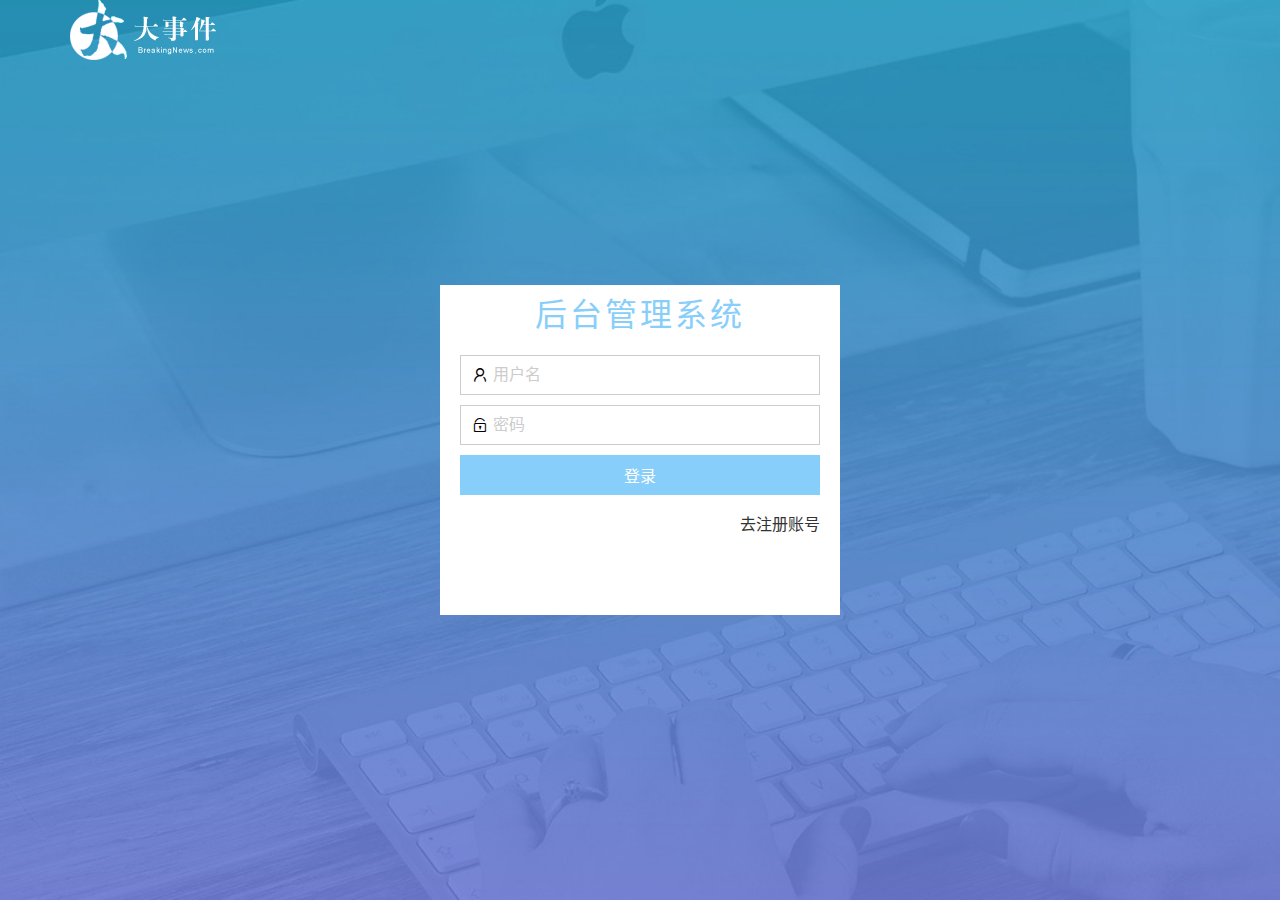
<file: index.html>
<!DOCTYPE html>
<html lang="zh-CN">
<head>
  <meta charset="UTF-8">
  <meta http-equiv="X-UA-Compatible" content="IE=edge">
  <meta name="viewport" content="width=device-width, initial-scale=1.0">
  <!-- 引入layui的css -->
  <link rel="stylesheet" href="./assets/lib/layui/css/layui.css">
  <!-- 引入layui.js，使用其表单验证组件、弹出层组件 -->
  <script src="./assets/lib/layui/layui.js"></script>
  <script src="./assets/lib/layui/layui.all.js"></script>
  <!-- 引入第三方iconfont库 -->
  <link rel="stylesheet" href="./assets/fonts/iconfont.css">
  <!-- 引入jQuery -->
  <script src="./assets/lib/jquery.js"></script>
  <!-- 引入主页CSS -->
  <link rel="stylesheet" href="./assets/css/index.css">
  <!-- 引入主页JS -->
  <script src="./assets/js/baseAPI.js"></script>
  <script src="./assets/js/index.js"></script>
  <title>大事件后台管理系统主页</title>
</head>
<body>
  <!-- 网页头部 -->
  <header class="admin">
    <div class="header">
      <div class="logo">
        <img src="./assets/images/logo.png" alt="" />
      </div>
      <!-- 包含用户头像、用户昵称首字母图片(未实现)、用户个人中心下拉菜单、退出按钮的综合导航栏 -->
      <ul class="header-nav">
        <li class="header-nav-item" id="userinfo">
          <a href="javascript:;">
            <!-- 用户头像 -->
            <img src="./assets/images/userImg.png" alt="" class="header-nav-item-img">
            <span class="text-avatar header-nav-item-img">A</span>
            个人中心
          </a>
          <!-- 个人中心下拉菜单 -->
          <dl class="header-nav-item-childnav">
            <dd>
              <a href="#">
                <span class="layui-icon layui-icon-app"></span>
                基本资料
              </a>
            </dd>
            <dd>
              <a href="#">
                <span class="layui-icon layui-icon-app"></span>
                更换头像
              </a>
            </dd>
            <dd>
              <a href="#">
                <span class="layui-icon layui-icon-app"></span>
                重置密码
              </a>
            </dd>
          </dl>
        </li>
        <li class="header-nav-item">
          <a href="javascript:;" id="btnLogout">
            <span class="iconfont icon-tuichu"></span>
            退出
          </a>
        </li>
      </ul>
    </div>
  </header>
  <!-- 侧边功能导航栏 -->
  <div class="side">
    <div class="side-scroll">
      <!-- 用户欢迎信息 -->
      <div class="userinfo">
        <img src="./assets/images/userImg.png" alt="" class="header-nav-item-img">
        <span class="text-avatar header-nav-item-img">A</span>
        <span id="welcome"><!--欢迎您，admin--></span>
      </div>
      <!-- 导航栏主体 -->
      <ul class="side-nav">
        <li class="side-nav-item">
          <!-- 这个dashboard.html是个什么东西？ -->
          <a href="./home/dashboard-new.html" target="fm">
            <span class="iconfont icon-home"></span>
            首页
          </a>
        </li>
        <li class="side-nav-item">
          <a href="javascript:;" class="side-nav-item-panel">
            <span class="iconfont icon-16"></span>
            文章管理
          </a>
          <!-- 文章管理下拉菜单 -->
          <dl class="side-nav-item-childnav articleManage">
            <dd>
              <a href="javascript:;">
                <span class="layui-icon layui-icon-app"></span>
                文章类别
              </a>
            </dd>
            <dd>
              <a href="javascript:;">
                <span class="layui-icon layui-icon-app"></span>
                文章列表
              </a>
            </dd>
            <dd>
              <a href="javascript:;">
                <span class="layui-icon layui-icon-app"></span>
                发布文章
              </a>
            </dd>
          </dl>
        </li>
        <li class="side-nav-item">
          <a href="javascript:;" class="side-nav-item-panel">
            <span class="iconfont icon-user"></span>
            个人中心
          </a>
          <!-- 个人中心下拉菜单 -->
          <dl class="side-nav-item-childnav usercenter">
            <dd>
              <a href="javascript:;">
                <span class="layui-icon layui-icon-app"></span>
                基本资料
              </a>
            </dd>
            <dd>
              <a href="javascript:;">
                <span class="layui-icon layui-icon-app"></span>
                更换头像
              </a>
            </dd>
            <dd>
              <a href="javascript:;">
                <span class="layui-icon layui-icon-app"></span>
                重置密码
              </a>
            </dd>
          </dl>
        </li>
      </ul>
    </div>
  </div>
  <!-- 管理系统主体区域 -->
  <div class="body">
    <iframe src="./home/dashboard-new.html" frameborder="0" name="fm"></iframe>
  </div>
  <!-- 网页底部 -->
  <footer class="footer">
    itheima黑马程序员的大事件示例项目
  </footer>
</body>
</html>
</file>
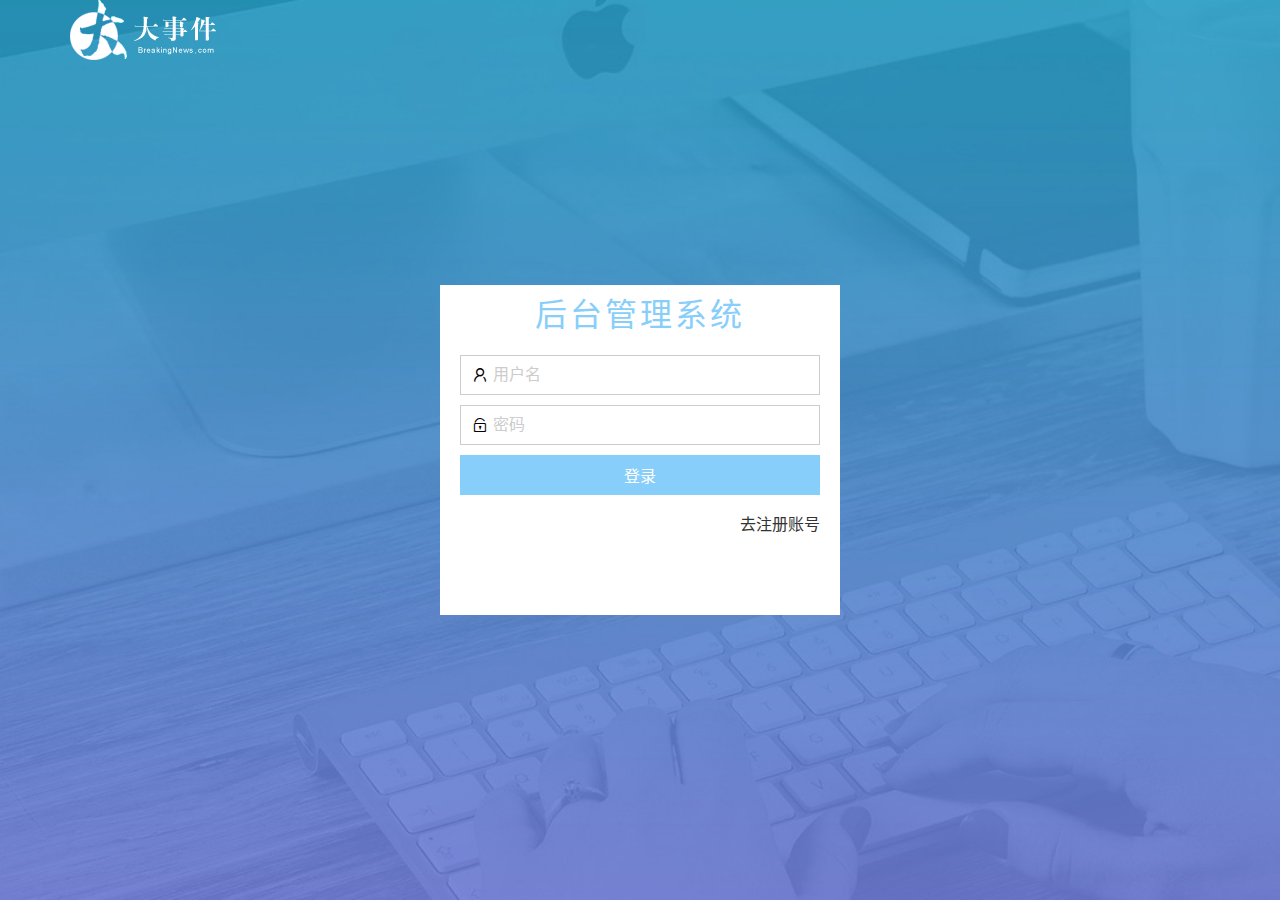
<file: login.html>
<!DOCTYPE html>
<html lang="zh-CN">
<head>
  <meta charset="UTF-8"/>
  <meta http-equiv="X-UA-Compatible" content="IE=edge"/>
  <meta name="viewport" content="width=device-width, initial-scale=1.0"/>
  <title>大事件-登录/注册</title>
  <!-- 引入layui的css，使用其iconfont、弹出层组件 -->
  <link rel="stylesheet" href="./assets/lib/layui/css/layui.css">
  <!-- 引入layui.js，使用其表单验证组件、弹出层组件 -->
  <script src="./assets/lib/layui/layui.js"></script>
  <script src="./assets/lib/layui/layui.all.js"></script>
  <!-- 引入jQuery -->
  <script src="./assets/lib/jquery.js"></script>
  <!-- 引入注册页CSS -->
  <link rel="stylesheet" href="./assets/css/login.css"/>
  <!-- 引入注册页JS -->
  <script src="./assets/js/baseAPI.js"></script>
  <script src="./assets/js/login.js"></script>
</head>
<body>
  <div class="container-wrapper">
    <header>
      <h1><img src="./assets/images/logo.png" alt=""/></h1>
    </header>
    <!-- 登录注册区域 -->
    <main class="loginAndRegBox">
      <div class="title">后台管理系统</div>
      <!-- 登录 -->
      <div class="login">
        <!-- .layui-form类是layui组件功能生效的必要类，表单元素的lay-verify属性决定了layui会如何验证表单数据 -->
        <!-- 具体的使用方法需要参考官方文档 -->
        <!-- https://www.ilayuis.com/doc/modules/form.html#verify -->
        <form id="loginForm" class="layui-form" method="post">
          <div class="form-item">
            <label for="uname"></label>
            <i class="layui-icon layui-icon-username"></i>
            <input type="text" id="uname" name="username" required placeholder="用户名" lay-verify="required"/>
          </div>
          <div class="form-item">
            <label for="upwd"></label>
            <i class="layui-icon layui-icon-password"></i>
            <input type="password" id="upwd" name="password" required placeholder="密码" lay-verify="required|pwd"/>
          </div>
          <div class="form-item">
            <button type="submit" lay-submit>登录</button>
          </div>
          <div class="form-item">
            <a href="javascript:;" id="link-register">去注册账号</a>
          </div>
        </form>
      </div>
      <!-- 注册 -->
      <div class="register">
        <form id="registerForm" class="layui-form" method="post">
          <div class="form-item">
            <label for="uname2"></label>
            <i class="layui-icon layui-icon-username"></i>
            <!-- 这里的name属性要严格与服务器要求的参数名称一致 -->
            <input type="text" id="uname2" name="username" required placeholder="用户名" lay-verify="required"/>
          </div>
          <div class="form-item">
            <label for="upwd2"></label>
            <i class="layui-icon layui-icon-password"></i>
            <!-- 这里的name属性要严格与服务器要求的参数名称一致 -->
            <input type="password" id="upwd2" name="password" required placeholder="密码" lay-verify="required|pwd"/>
          </div>
          <div class="form-item">
            <label for="upwdcheck2"></label>
            <i class="layui-icon layui-icon-password"></i>
            <input type="password" id="upwdcheck2" name="upwdcheck2" required placeholder="再次输入密码" lay-verify="required|pwd|repwd"/>
          </div>
          <div class="form-item">
            <button type="submit" lay-submit>注册</button>
          </div>
          <div class="form-item">
            <a href="javascript:;" id="link-login">去登录</a>
          </div>
        </form>
      </div>
    </main>
  </div>
</body>
</html>
</file>
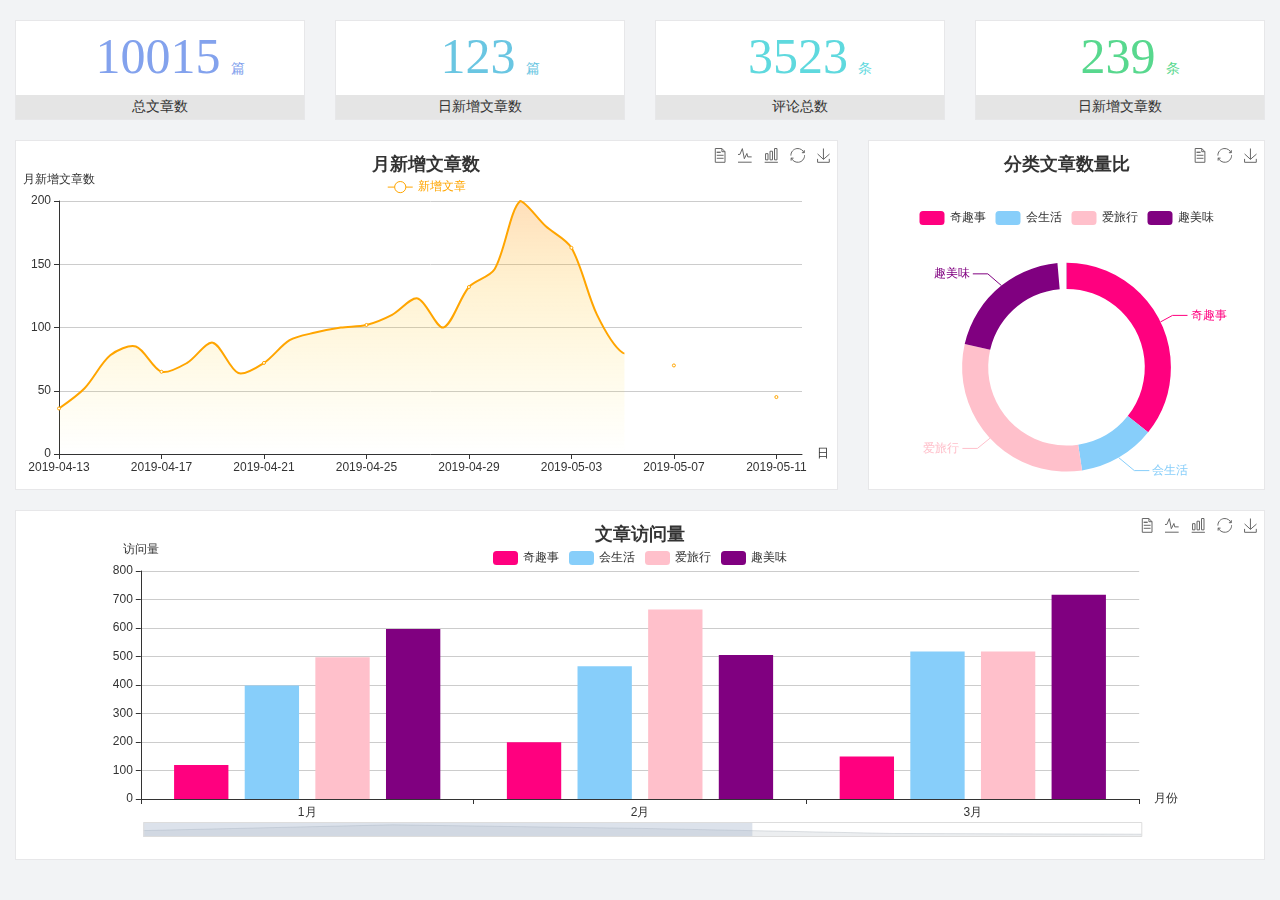
<file: home/dashboard-new.html>
<!DOCTYPE html>
<html lang="en">
<head>
  <meta charset="UTF-8">
  <meta http-equiv="X-UA-Compatible" content="IE=edge">
  <meta name="viewport" content="width=device-width, initial-scale=1.0">
  <title>图表统计-自己练习</title>
  <!-- 引入jQuery -->
  <script src="../assets/lib/jquery.js"></script>
  <!-- 引入图表统计页JS -->
  <script src="../assets/lib/main-new.js"></script>
  <!-- 引入bootstrap3 -->
  <link rel="stylesheet" href="../assets/lib/bootstrap.css" />
  <!-- 引入图表统计页CSS -->
  <link rel="stylesheet" href="../assets/lib/main-new.css">
  <!-- 引入echarts -->
  <script src="../assets/lib/echarts.min.js"></script>
</head>
<body>
  <div class="container-fluid">
    <!-- 统计信息概览列表 -->
    <div class="row overview_list">
      <div class="col-sm-3 col-xs-6">
        <div class="overview_item">
          <em>10015</em><span>篇</span>
          <b>总文章数</b>
        </div>
      </div>
      <div class="col-sm-3 col-xs-6">
        <div class="overview_item scolor01">
          <em>123</em><span>篇</span>
          <b>日新增文章数</b>
        </div>
      </div>
      <div class="col-sm-3 col-xs-6">
        <div class="overview_item scolor02">
          <em>3523</em><span>条</span>
          <b>评论总数</b>
        </div>
      </div>
      <div class="col-sm-3 col-xs-6">
        <div class="overview_item scolor03">
          <em>239</em><span>条</span>
          <b>日新增文章数</b>
        </div>
      </div>
    </div>
    <!-- ECHARTS图表区域 -->
    <div class="row echarts_list">
      <div class="col-sm-8">
        <!-- "月新增文章数"曲线图 -->
        <div class="graph_panel" id="curve_show"></div>
      </div>
      <div class="col-sm-4">
        <!-- "分类文章数量比"饼状图 -->
        <div class="graph_panel" id="pie_show"></div>
      </div>
    </div>
    <div class="row echarts_list">
      <div class="col-sm-12">
        <!-- "文章访问量"滚动柱状图 -->
        <div class="graph_panel" id="column_show"></div>
      </div>
    </div>
  </div>
</body>
</html>
</file>
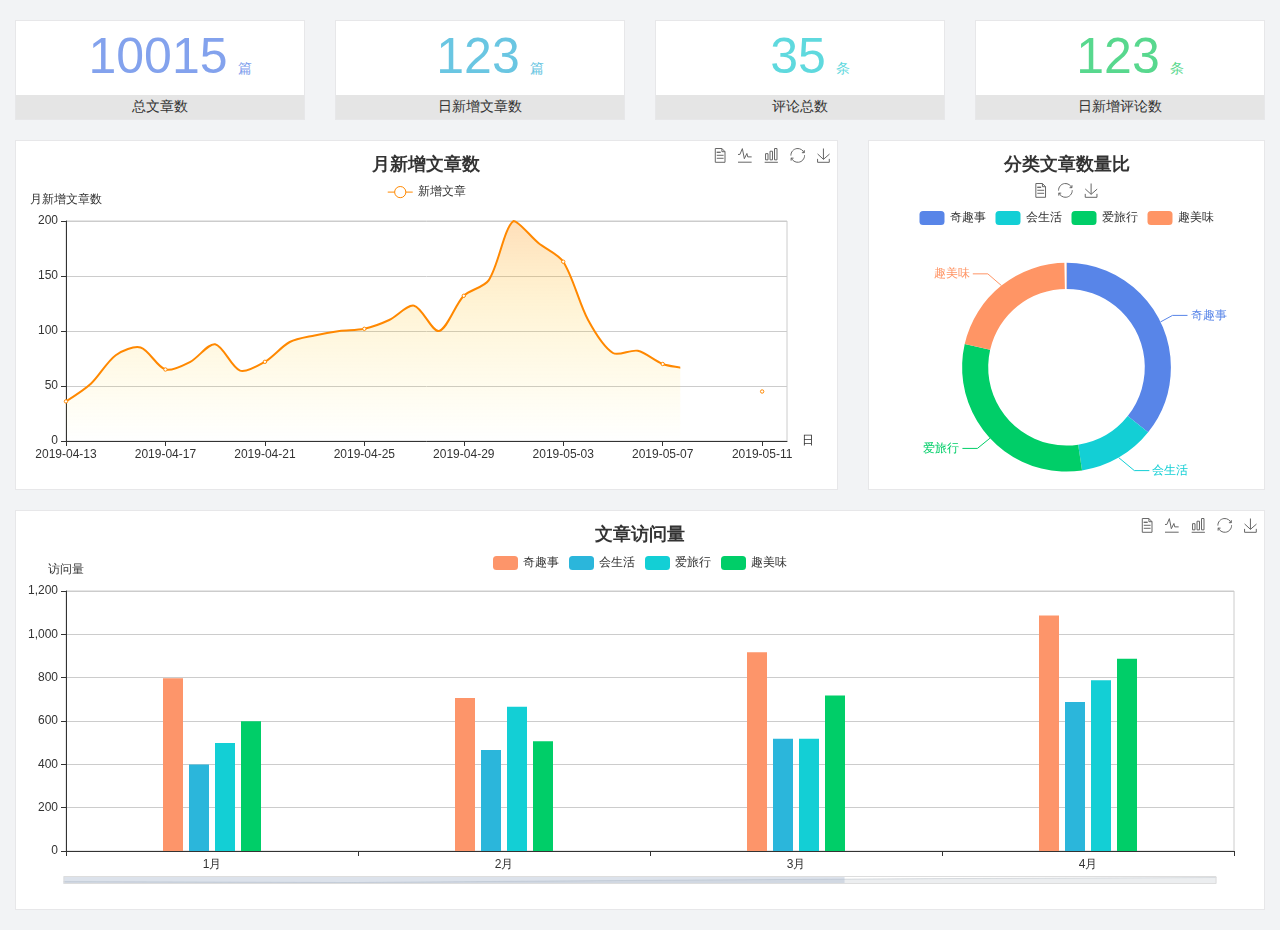
<file: home/dashboard.html>
<!DOCTYPE html>
<html lang="en">

<head>
  <meta charset="UTF-8">
  <meta name="viewport" content="width=device-width, initial-scale=1.0">
  <meta http-equiv="X-UA-Compatible" content="ie=edge">
  <title>图表统计</title>
  <link rel="stylesheet" href="../assets/lib/bootstrap.css" />
  <link rel="stylesheet" href="../assets/lib/main.css" />
  <script src="../assets/lib/jquery.js"></script>
  <script type="text/javascript" src="../assets/lib/echarts.min.js"></script>
</head>

<body>
  <div class="container-fluid">
    <div class="row spannel_list">
      <div class="col-sm-3 col-xs-6">
        <div class="spannel">
          <em>10015</em><span>篇</span>
          <b>总文章数</b>
        </div>
      </div>
      <div class="col-sm-3 col-xs-6">
        <div class="spannel scolor01">
          <em>123</em><span>篇</span>
          <b>日新增文章数</b>
        </div>
      </div>
      <div class="col-sm-3 col-xs-6">
        <div class="spannel scolor02">
          <em>35</em><span>条</span>
          <b>评论总数</b>
        </div>
      </div>
      <div class="col-sm-3 col-xs-6">
        <div class="spannel scolor03">
          <em>123</em><span>条</span>
          <b>日新增评论数</b>
        </div>
      </div>
    </div>
  </div>

  <div class="container-fluid">
    <div class="row curve-pie">
      <div class="col-lg-8 col-md-8">
        <div class="gragh_pannel" id="curve_show"></div>
      </div>
      <div class="col-lg-4 col-md-4">
        <div class="gragh_pannel" id="pie_show"></div>
      </div>
    </div>
  </div>

  <div class="container-fluid">
    <div class="column_pannel" id="column_show"></div>
  </div>

  <script>
    var oChart = echarts.init(document.getElementById('curve_show'));
    var aList_all = [
      { 'count': 36, 'date': '2019-04-13' },
      { 'count': 52, 'date': '2019-04-14' },
      { 'count': 78, 'date': '2019-04-15' },
      { 'count': 85, 'date': '2019-04-16' },
      { 'count': 65, 'date': '2019-04-17' },
      { 'count': 72, 'date': '2019-04-18' },
      { 'count': 88, 'date': '2019-04-19' },
      { 'count': 64, 'date': '2019-04-20' },
      { 'count': 72, 'date': '2019-04-21' },
      { 'count': 90, 'date': '2019-04-22' },
      { 'count': 96, 'date': '2019-04-23' },
      { 'count': 100, 'date': '2019-04-24' },
      { 'count': 102, 'date': '2019-04-25' },
      { 'count': 110, 'date': '2019-04-26' },
      { 'count': 123, 'date': '2019-04-27' },
      { 'count': 100, 'date': '2019-04-28' },
      { 'count': 132, 'date': '2019-04-29' },
      { 'count': 146, 'date': '2019-04-30' },
      { 'count': 200, 'date': '2019-05-01' },
      { 'count': 180, 'date': '2019-05-02' },
      { 'count': 163, 'date': '2019-05-03' },
      { 'count': 110, 'date': '2019-05-04' },
      { 'count': 80, 'date': '2019-05-05' },
      { 'count': 82, 'date': '2019-05-06' },
      { 'count': 70, 'date': '2019-05-07' },
      { 'count': 65, 'date': '2019-05-08' },
      { 'count': 54, 'date': '2019-05-09' },
      { 'count': 40, 'date': '2019-05-10' },
      { 'count': 45, 'date': '2019-05-11' },
      { 'count': 38, 'date': '2019-05-12' },
    ];

    let aCount = [];
    let aDate = [];

    for (var i = 0; i < aList_all.length; i++) {
      aCount.push(aList_all[i].count);
      aDate.push(aList_all[i].date);
    }

    var chartopt = {
      title: {
        text: '月新增文章数',
        left: 'center',
        top: '10'
      },
      tooltip: {
        trigger: 'axis'
      },
      legend: {
        data: ['新增文章'],
        top: '40'
      },
      toolbox: {
        show: true,
        feature: {
          mark: { show: true },
          dataView: { show: true, readOnly: false },
          magicType: { show: true, type: ['line', 'bar'] },
          restore: { show: true },
          saveAsImage: { show: true }
        }
      },
      calculable: true,
      xAxis: [
        {
          name: '日',
          type: 'category',
          boundaryGap: false,
          data: aDate
        }
      ],
      yAxis: [
        {
          name: '月新增文章数',
          type: 'value'
        }
      ],
      series: [
        {
          name: '新增文章',
          type: 'line',
          smooth: true,
          itemStyle: { normal: { areaStyle: { type: 'default' }, color: '#f80' }, lineStyle: { color: '#f80' } },
          data: aCount
        }],
      areaStyle: {
        normal: {
          color: new echarts.graphic.LinearGradient(0, 0, 0, 1, [{
            offset: 0,
            color: 'rgba(255,136,0,0.39)'
          }, {
            offset: .34,
            color: 'rgba(255,180,0,0.25)'
          }, {
            offset: 1,
            color: 'rgba(255,222,0,0.00)'
          }])

        }
      },
      grid: {
        show: true,
        x: 50,
        x2: 50,
        y: 80,
        height: 220
      }
    };

    oChart.setOption(chartopt);


    var oPie = echarts.init(document.getElementById('pie_show'));
    var oPieopt =
    {
      title: {
        top: 10,
        text: '分类文章数量比',
        x: 'center'
      },
      tooltip: {
        trigger: 'item',
        formatter: "{a} <br/>{b} : {c} ({d}%)"
      },
      color: ['#5885e8', '#13cfd5', '#00ce68', '#ff9565'],
      legend: {
        x: 'center',
        top: 65,
        data: ['奇趣事', '会生活', '爱旅行', '趣美味']
      },
      toolbox: {
        show: true,
        x: 'center',
        top: 35,
        feature: {
          mark: { show: true },
          dataView: { show: true, readOnly: false },
          magicType: {
            show: true,
            type: ['pie', 'funnel'],
            option: {
              funnel: {
                x: '25%',
                width: '50%',
                funnelAlign: 'left',
                max: 1548
              }
            }
          },
          restore: { show: true },
          saveAsImage: { show: true }
        }
      },
      calculable: true,
      series: [
        {
          name: '访问来源',
          type: 'pie',
          radius: ['45%', '60%'],
          center: ['50%', '65%'],
          data: [
            { value: 300, name: '奇趣事' },
            { value: 100, name: '会生活' },
            { value: 260, name: '爱旅行' },
            { value: 180, name: '趣美味' }
          ]
        }
      ]
    };
    oPie.setOption(oPieopt);



    var oColumn = this.echarts.init(document.getElementById('column_show'));
    var oColumnopt =
    {
      title: {
        text: '文章访问量',
        left: 'center',
        top: '10'
      },
      tooltip: {
        trigger: 'axis'
      },
      legend: {
        data: ['奇趣事', '会生活', '爱旅行', '趣美味'],
        top: '40'
      },
      toolbox: {
        show: true,
        feature: {
          mark: { show: true },
          dataView: { show: true, readOnly: false },
          magicType: { show: true, type: ['line', 'bar'] },
          restore: { show: true },
          saveAsImage: { show: true }
        }
      },
      calculable: true,
      xAxis: [
        {
          type: 'category',
          data: ['1月', '2月', '3月', '4月', '5月']
        }
      ],
      yAxis: [
        {
          name: '访问量',
          type: 'value'
        }
      ],
      series: [
        {
          name: '奇趣事',
          type: 'bar',
          barWidth: 20,
          itemStyle: {
            normal: { areaStyle: { type: 'default' }, color: '#fd956a' }
          },
          data: [800, 708, 920, 1090, 1200]
        },
        {
          name: '会生活',
          type: 'bar',
          barWidth: 20,
          itemStyle: {
            normal: { areaStyle: { type: 'default' }, color: '#2bb6db' }
          },
          data: [400, 468, 520, 690, 800]
        },
        {
          name: '爱旅行',
          type: 'bar',
          barWidth: 20,
          itemStyle: {
            normal: { areaStyle: { type: 'default' }, color: '#13cfd5' }
          },
          data: [500, 668, 520, 790, 900]
        },
        {
          name: '趣美味',
          type: 'bar',
          barWidth: 20,
          itemStyle: {
            normal: { areaStyle: { type: 'default' }, color: '#00ce68' }
          },
          data: [600, 508, 720, 890, 1000]
        }
      ],
      grid: {
        show: true,
        x: 50,
        x2: 30,
        y: 80,
        height: 260
      },
      dataZoom: [//给x轴设置滚动条
        {
          start: 0,//默认为0
          end: 100 - 1000 / 31,//默认为100
          type: 'slider',
          show: true,
          xAxisIndex: [0],
          handleSize: 0,//滑动条的 左右2个滑动条的大小
          height: 8,//组件高度
          left: 45, //左边的距离
          right: 50,//右边的距离
          bottom: 26,//右边的距离
          handleColor: '#ddd',//h滑动图标的颜色
          handleStyle: {
            borderColor: "#cacaca",
            borderWidth: "1",
            shadowBlur: 2,
            background: "#ddd",
            shadowColor: "#ddd",
          }
        }]
    };
    oColumn.setOption(oColumnopt);
  </script>
</body>

</html>
</file>
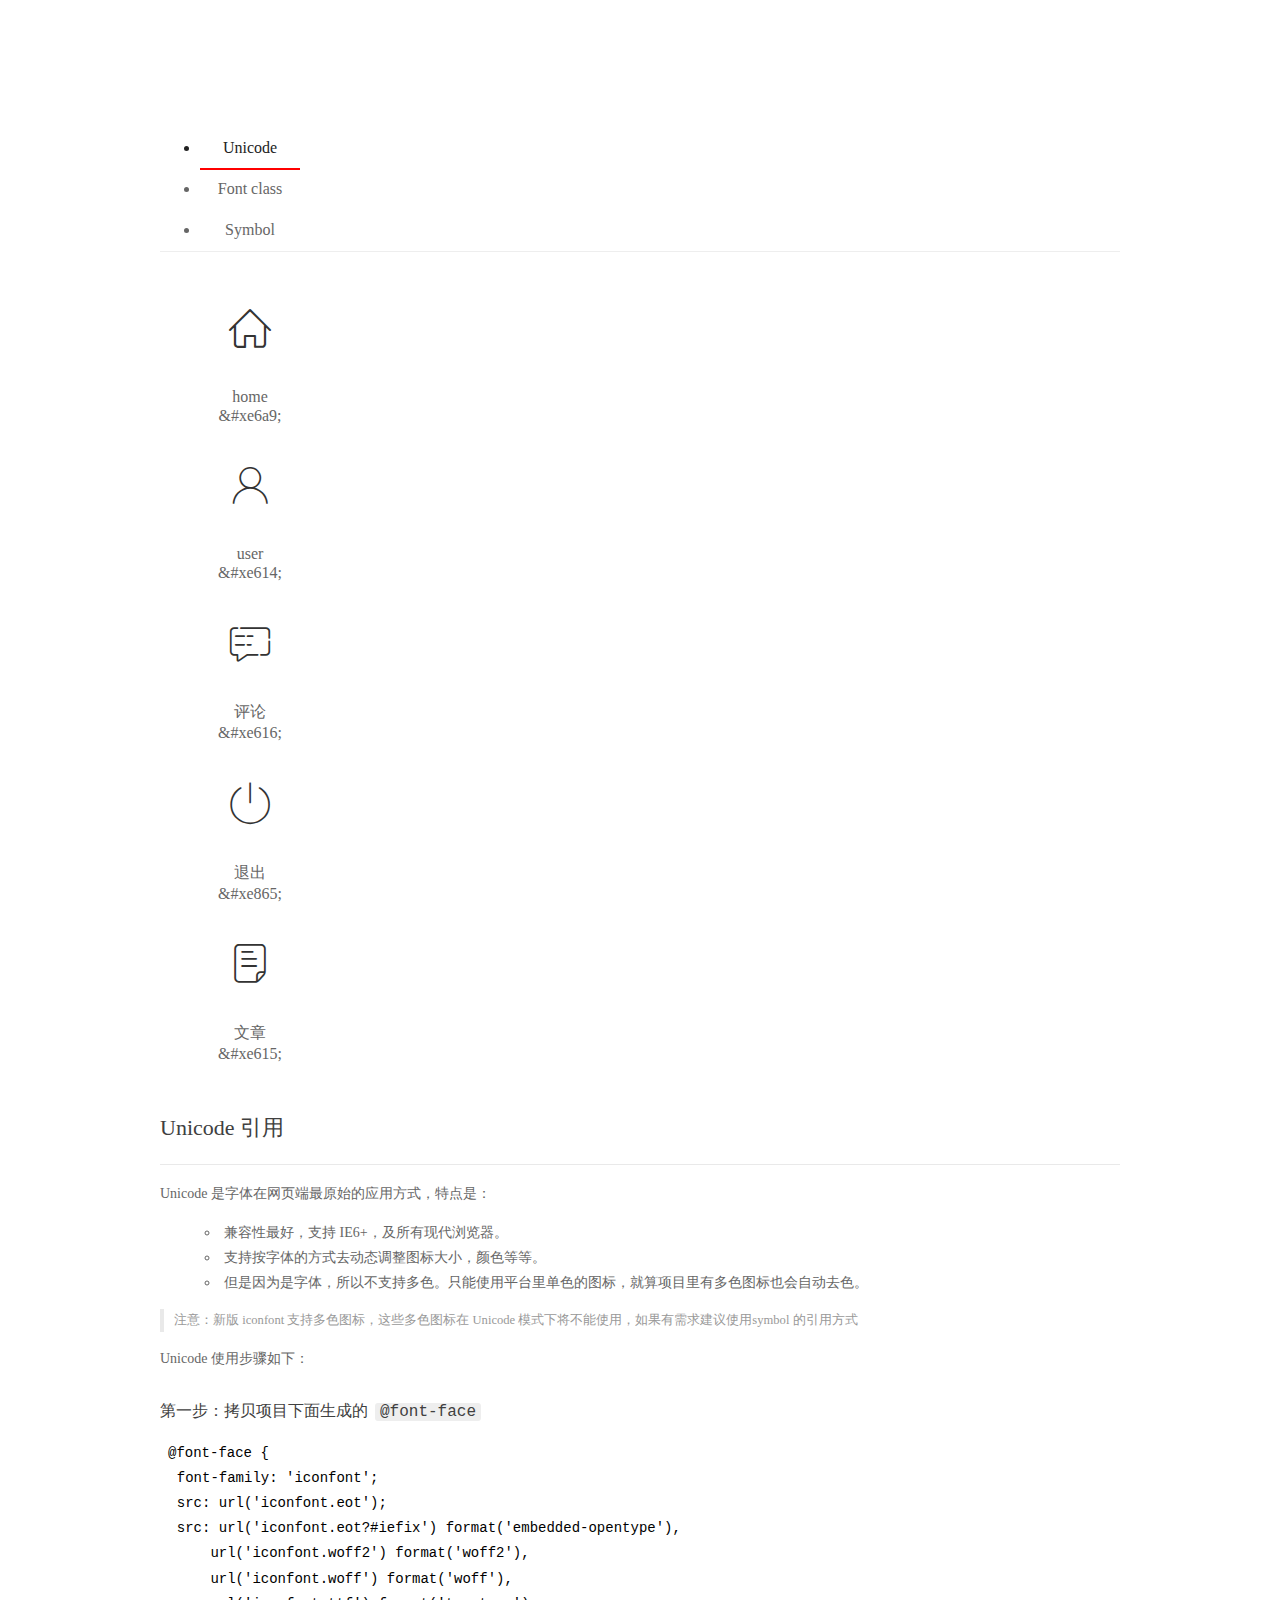
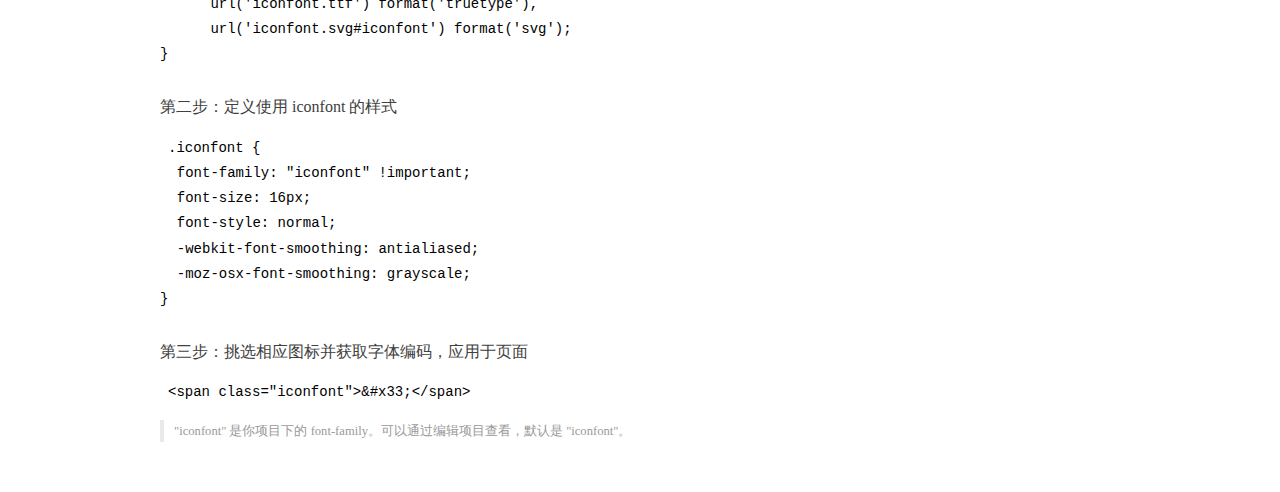
<file: assets/fonts/demo_index.html>
<!DOCTYPE html>
<html>
<head>
  <meta charset="utf-8"/>
  <title>IconFont Demo</title>
  <link rel="shortcut icon" href="https://gtms04.alicdn.com/tps/i4/TB1_oz6GVXXXXaFXpXXJDFnIXXX-64-64.ico" type="image/x-icon"/>
  <link rel="stylesheet" href="https://g.alicdn.com/thx/cube/1.3.2/cube.min.css">
  <link rel="stylesheet" href="demo.css">
  <link rel="stylesheet" href="iconfont.css">
  <script src="iconfont.js"></script>
  <!-- jQuery -->
  <script src="https://a1.alicdn.com/oss/uploads/2018/12/26/7bfddb60-08e8-11e9-9b04-53e73bb6408b.js"></script>
  <!-- 代码高亮 -->
  <script src="https://a1.alicdn.com/oss/uploads/2018/12/26/a3f714d0-08e6-11e9-8a15-ebf944d7534c.js"></script>
</head>
<body>
  <div class="main">
    <h1 class="logo"><a href="https://www.iconfont.cn/" title="iconfont 首页" target="_blank">&#xe86b;</a></h1>
    <div class="nav-tabs">
      <ul id="tabs" class="dib-box">
        <li class="dib active"><span>Unicode</span></li>
        <li class="dib"><span>Font class</span></li>
        <li class="dib"><span>Symbol</span></li>
      </ul>
      
    </div>
    <div class="tab-container">
      <div class="content unicode" style="display: block;">
          <ul class="icon_lists dib-box">
          
            <li class="dib">
              <span class="icon iconfont">&#xe6a9;</span>
                <div class="name">home</div>
                <div class="code-name">&amp;#xe6a9;</div>
              </li>
          
            <li class="dib">
              <span class="icon iconfont">&#xe614;</span>
                <div class="name">user</div>
                <div class="code-name">&amp;#xe614;</div>
              </li>
          
            <li class="dib">
              <span class="icon iconfont">&#xe616;</span>
                <div class="name">评论</div>
                <div class="code-name">&amp;#xe616;</div>
              </li>
          
            <li class="dib">
              <span class="icon iconfont">&#xe865;</span>
                <div class="name">退出</div>
                <div class="code-name">&amp;#xe865;</div>
              </li>
          
            <li class="dib">
              <span class="icon iconfont">&#xe615;</span>
                <div class="name">文章</div>
                <div class="code-name">&amp;#xe615;</div>
              </li>
          
          </ul>
          <div class="article markdown">
          <h2 id="unicode-">Unicode 引用</h2>
          <hr>

          <p>Unicode 是字体在网页端最原始的应用方式，特点是：</p>
          <ul>
            <li>兼容性最好，支持 IE6+，及所有现代浏览器。</li>
            <li>支持按字体的方式去动态调整图标大小，颜色等等。</li>
            <li>但是因为是字体，所以不支持多色。只能使用平台里单色的图标，就算项目里有多色图标也会自动去色。</li>
          </ul>
          <blockquote>
            <p>注意：新版 iconfont 支持多色图标，这些多色图标在 Unicode 模式下将不能使用，如果有需求建议使用symbol 的引用方式</p>
          </blockquote>
          <p>Unicode 使用步骤如下：</p>
          <h3 id="-font-face">第一步：拷贝项目下面生成的 <code>@font-face</code></h3>
<pre><code class="language-css"
>@font-face {
  font-family: 'iconfont';
  src: url('iconfont.eot');
  src: url('iconfont.eot?#iefix') format('embedded-opentype'),
      url('iconfont.woff2') format('woff2'),
      url('iconfont.woff') format('woff'),
      url('iconfont.ttf') format('truetype'),
      url('iconfont.svg#iconfont') format('svg');
}
</code></pre>
          <h3 id="-iconfont-">第二步：定义使用 iconfont 的样式</h3>
<pre><code class="language-css"
>.iconfont {
  font-family: "iconfont" !important;
  font-size: 16px;
  font-style: normal;
  -webkit-font-smoothing: antialiased;
  -moz-osx-font-smoothing: grayscale;
}
</code></pre>
          <h3 id="-">第三步：挑选相应图标并获取字体编码，应用于页面</h3>
<pre>
<code class="language-html"
>&lt;span class="iconfont"&gt;&amp;#x33;&lt;/span&gt;
</code></pre>
          <blockquote>
            <p>"iconfont" 是你项目下的 font-family。可以通过编辑项目查看，默认是 "iconfont"。</p>
          </blockquote>
          </div>
      </div>
      <div class="content font-class">
        <ul class="icon_lists dib-box">
          
          <li class="dib">
            <span class="icon iconfont icon-home"></span>
            <div class="name">
              home
            </div>
            <div class="code-name">.icon-home
            </div>
          </li>
          
          <li class="dib">
            <span class="icon iconfont icon-user"></span>
            <div class="name">
              user
            </div>
            <div class="code-name">.icon-user
            </div>
          </li>
          
          <li class="dib">
            <span class="icon iconfont icon-pinglun"></span>
            <div class="name">
              评论
            </div>
            <div class="code-name">.icon-pinglun
            </div>
          </li>
          
          <li class="dib">
            <span class="icon iconfont icon-tuichu"></span>
            <div class="name">
              退出
            </div>
            <div class="code-name">.icon-tuichu
            </div>
          </li>
          
          <li class="dib">
            <span class="icon iconfont icon-16"></span>
            <div class="name">
              文章
            </div>
            <div class="code-name">.icon-16
            </div>
          </li>
          
        </ul>
        <div class="article markdown">
        <h2 id="font-class-">font-class 引用</h2>
        <hr>

        <p>font-class 是 Unicode 使用方式的一种变种，主要是解决 Unicode 书写不直观，语意不明确的问题。</p>
        <p>与 Unicode 使用方式相比，具有如下特点：</p>
        <ul>
          <li>兼容性良好，支持 IE8+，及所有现代浏览器。</li>
          <li>相比于 Unicode 语意明确，书写更直观。可以很容易分辨这个 icon 是什么。</li>
          <li>因为使用 class 来定义图标，所以当要替换图标时，只需要修改 class 里面的 Unicode 引用。</li>
          <li>不过因为本质上还是使用的字体，所以多色图标还是不支持的。</li>
        </ul>
        <p>使用步骤如下：</p>
        <h3 id="-fontclass-">第一步：引入项目下面生成的 fontclass 代码：</h3>
<pre><code class="language-html">&lt;link rel="stylesheet" href="./iconfont.css"&gt;
</code></pre>
        <h3 id="-">第二步：挑选相应图标并获取类名，应用于页面：</h3>
<pre><code class="language-html">&lt;span class="iconfont icon-xxx"&gt;&lt;/span&gt;
</code></pre>
        <blockquote>
          <p>"
            iconfont" 是你项目下的 font-family。可以通过编辑项目查看，默认是 "iconfont"。</p>
        </blockquote>
      </div>
      </div>
      <div class="content symbol">
          <ul class="icon_lists dib-box">
          
            <li class="dib">
                <svg class="icon svg-icon" aria-hidden="true">
                  <use xlink:href="#icon-home"></use>
                </svg>
                <div class="name">home</div>
                <div class="code-name">#icon-home</div>
            </li>
          
            <li class="dib">
                <svg class="icon svg-icon" aria-hidden="true">
                  <use xlink:href="#icon-user"></use>
                </svg>
                <div class="name">user</div>
                <div class="code-name">#icon-user</div>
            </li>
          
            <li class="dib">
                <svg class="icon svg-icon" aria-hidden="true">
                  <use xlink:href="#icon-pinglun"></use>
                </svg>
                <div class="name">评论</div>
                <div class="code-name">#icon-pinglun</div>
            </li>
          
            <li class="dib">
                <svg class="icon svg-icon" aria-hidden="true">
                  <use xlink:href="#icon-tuichu"></use>
                </svg>
                <div class="name">退出</div>
                <div class="code-name">#icon-tuichu</div>
            </li>
          
            <li class="dib">
                <svg class="icon svg-icon" aria-hidden="true">
                  <use xlink:href="#icon-16"></use>
                </svg>
                <div class="name">文章</div>
                <div class="code-name">#icon-16</div>
            </li>
          
          </ul>
          <div class="article markdown">
          <h2 id="symbol-">Symbol 引用</h2>
          <hr>

          <p>这是一种全新的使用方式，应该说这才是未来的主流，也是平台目前推荐的用法。相关介绍可以参考这篇<a href="">文章</a>
            这种用法其实是做了一个 SVG 的集合，与另外两种相比具有如下特点：</p>
          <ul>
            <li>支持多色图标了，不再受单色限制。</li>
            <li>通过一些技巧，支持像字体那样，通过 <code>font-size</code>, <code>color</code> 来调整样式。</li>
            <li>兼容性较差，支持 IE9+，及现代浏览器。</li>
            <li>浏览器渲染 SVG 的性能一般，还不如 png。</li>
          </ul>
          <p>使用步骤如下：</p>
          <h3 id="-symbol-">第一步：引入项目下面生成的 symbol 代码：</h3>
<pre><code class="language-html">&lt;script src="./iconfont.js"&gt;&lt;/script&gt;
</code></pre>
          <h3 id="-css-">第二步：加入通用 CSS 代码（引入一次就行）：</h3>
<pre><code class="language-html">&lt;style&gt;
.icon {
  width: 1em;
  height: 1em;
  vertical-align: -0.15em;
  fill: currentColor;
  overflow: hidden;
}
&lt;/style&gt;
</code></pre>
          <h3 id="-">第三步：挑选相应图标并获取类名，应用于页面：</h3>
<pre><code class="language-html">&lt;svg class="icon" aria-hidden="true"&gt;
  &lt;use xlink:href="#icon-xxx"&gt;&lt;/use&gt;
&lt;/svg&gt;
</code></pre>
          </div>
      </div>

    </div>
  </div>
  <script>
  $(document).ready(function () {
      $('.tab-container .content:first').show()

      $('#tabs li').click(function (e) {
        var tabContent = $('.tab-container .content')
        var index = $(this).index()

        if ($(this).hasClass('active')) {
          return
        } else {
          $('#tabs li').removeClass('active')
          $(this).addClass('active')

          tabContent.hide().eq(index).fadeIn()
        }
      })
    })
  </script>
</body>
</html>
</file>
<file: assets/lib/layui/css/layui.css>
/** layui-v2.5.5 MIT License By https://www.layui.com */
 .layui-inline,img{display:inline-block;vertical-align:middle}h1,h2,h3,h4,h5,h6{font-weight:400}.layui-edge,.layui-header,.layui-inline,.layui-main{position:relative}.layui-body,.layui-edge,.layui-elip{overflow:hidden}.layui-btn,.layui-edge,.layui-inline,img{vertical-align:middle}.layui-btn,.layui-disabled,.layui-icon,.layui-unselect{-moz-user-select:none;-webkit-user-select:none;-ms-user-select:none}.layui-elip,.layui-form-checkbox span,.layui-form-pane .layui-form-label{text-overflow:ellipsis;white-space:nowrap}.layui-breadcrumb,.layui-tree-btnGroup{visibility:hidden}blockquote,body,button,dd,div,dl,dt,form,h1,h2,h3,h4,h5,h6,input,li,ol,p,pre,td,textarea,th,ul{margin:0;padding:0;-webkit-tap-highlight-color:rgba(0,0,0,0)}a:active,a:hover{outline:0}img{border:none}li{list-style:none}table{border-collapse:collapse;border-spacing:0}h4,h5,h6{font-size:100%}button,input,optgroup,option,select,textarea{font-family:inherit;font-size:inherit;font-style:inherit;font-weight:inherit;outline:0}pre{white-space:pre-wrap;white-space:-moz-pre-wrap;white-space:-pre-wrap;white-space:-o-pre-wrap;word-wrap:break-word}body{line-height:24px;font:14px Helvetica Neue,Helvetica,PingFang SC,Tahoma,Arial,sans-serif}hr{height:1px;margin:10px 0;border:0;clear:both}a{color:#333;text-decoration:none}a:hover{color:#777}a cite{font-style:normal;*cursor:pointer}.layui-border-box,.layui-border-box *{box-sizing:border-box}.layui-box,.layui-box *{box-sizing:content-box}.layui-clear{clear:both;*zoom:1}.layui-clear:after{content:'\20';clear:both;*zoom:1;display:block;height:0}.layui-inline{*display:inline;*zoom:1}.layui-edge{display:inline-block;width:0;height:0;border-width:6px;border-style:dashed;border-color:transparent}.layui-edge-top{top:-4px;border-bottom-color:#999;border-bottom-style:solid}.layui-edge-right{border-left-color:#999;border-left-style:solid}.layui-edge-bottom{top:2px;border-top-color:#999;border-top-style:solid}.layui-edge-left{border-right-color:#999;border-right-style:solid}.layui-disabled,.layui-disabled:hover{color:#d2d2d2!important;cursor:not-allowed!important}.layui-circle{border-radius:100%}.layui-show{display:block!important}.layui-hide{display:none!important}@font-face{font-family:layui-icon;src:url(../font/iconfont.eot?v=250);src:url(../font/iconfont.eot?v=250#iefix) format('embedded-opentype'),url(../font/iconfont.woff2?v=250) format('woff2'),url(../font/iconfont.woff?v=250) format('woff'),url(../font/iconfont.ttf?v=250) format('truetype'),url(../font/iconfont.svg?v=250#layui-icon) format('svg')}.layui-icon{font-family:layui-icon!important;font-size:16px;font-style:normal;-webkit-font-smoothing:antialiased;-moz-osx-font-smoothing:grayscale}.layui-icon-reply-fill:before{content:"\e611"}.layui-icon-set-fill:before{content:"\e614"}.layui-icon-menu-fill:before{content:"\e60f"}.layui-icon-search:before{content:"\e615"}.layui-icon-share:before{content:"\e641"}.layui-icon-set-sm:before{content:"\e620"}.layui-icon-engine:before{content:"\e628"}.layui-icon-close:before{content:"\1006"}.layui-icon-close-fill:before{content:"\1007"}.layui-icon-chart-screen:before{content:"\e629"}.layui-icon-star:before{content:"\e600"}.layui-icon-circle-dot:before{content:"\e617"}.layui-icon-chat:before{content:"\e606"}.layui-icon-release:before{content:"\e609"}.layui-icon-list:before{content:"\e60a"}.layui-icon-chart:before{content:"\e62c"}.layui-icon-ok-circle:before{content:"\1005"}.layui-icon-layim-theme:before{content:"\e61b"}.layui-icon-table:before{content:"\e62d"}.layui-icon-right:before{content:"\e602"}.layui-icon-left:before{content:"\e603"}.layui-icon-cart-simple:before{content:"\e698"}.layui-icon-face-cry:before{content:"\e69c"}.layui-icon-face-smile:before{content:"\e6af"}.layui-icon-survey:before{content:"\e6b2"}.layui-icon-tree:before{content:"\e62e"}.layui-icon-upload-circle:before{content:"\e62f"}.layui-icon-add-circle:before{content:"\e61f"}.layui-icon-download-circle:before{content:"\e601"}.layui-icon-templeate-1:before{content:"\e630"}.layui-icon-util:before{content:"\e631"}.layui-icon-face-surprised:before{content:"\e664"}.layui-icon-edit:before{content:"\e642"}.layui-icon-speaker:before{content:"\e645"}.layui-icon-down:before{content:"\e61a"}.layui-icon-file:before{content:"\e621"}.layui-icon-layouts:before{content:"\e632"}.layui-icon-rate-half:before{content:"\e6c9"}.layui-icon-add-circle-fine:before{content:"\e608"}.layui-icon-prev-circle:before{content:"\e633"}.layui-icon-read:before{content:"\e705"}.layui-icon-404:before{content:"\e61c"}.layui-icon-carousel:before{content:"\e634"}.layui-icon-help:before{content:"\e607"}.layui-icon-code-circle:before{content:"\e635"}.layui-icon-water:before{content:"\e636"}.layui-icon-username:before{content:"\e66f"}.layui-icon-find-fill:before{content:"\e670"}.layui-icon-about:before{content:"\e60b"}.layui-icon-location:before{content:"\e715"}.layui-icon-up:before{content:"\e619"}.layui-icon-pause:before{content:"\e651"}.layui-icon-date:before{content:"\e637"}.layui-icon-layim-uploadfile:before{content:"\e61d"}.layui-icon-delete:before{content:"\e640"}.layui-icon-play:before{content:"\e652"}.layui-icon-top:before{content:"\e604"}.layui-icon-friends:before{content:"\e612"}.layui-icon-refresh-3:before{content:"\e9aa"}.layui-icon-ok:before{content:"\e605"}.layui-icon-layer:before{content:"\e638"}.layui-icon-face-smile-fine:before{content:"\e60c"}.layui-icon-dollar:before{content:"\e659"}.layui-icon-group:before{content:"\e613"}.layui-icon-layim-download:before{content:"\e61e"}.layui-icon-picture-fine:before{content:"\e60d"}.layui-icon-link:before{content:"\e64c"}.layui-icon-diamond:before{content:"\e735"}.layui-icon-log:before{content:"\e60e"}.layui-icon-rate-solid:before{content:"\e67a"}.layui-icon-fonts-del:before{content:"\e64f"}.layui-icon-unlink:before{content:"\e64d"}.layui-icon-fonts-clear:before{content:"\e639"}.layui-icon-triangle-r:before{content:"\e623"}.layui-icon-circle:before{content:"\e63f"}.layui-icon-radio:before{content:"\e643"}.layui-icon-align-center:before{content:"\e647"}.layui-icon-align-right:before{content:"\e648"}.layui-icon-align-left:before{content:"\e649"}.layui-icon-loading-1:before{content:"\e63e"}.layui-icon-return:before{content:"\e65c"}.layui-icon-fonts-strong:before{content:"\e62b"}.layui-icon-upload:before{content:"\e67c"}.layui-icon-dialogue:before{content:"\e63a"}.layui-icon-video:before{content:"\e6ed"}.layui-icon-headset:before{content:"\e6fc"}.layui-icon-cellphone-fine:before{content:"\e63b"}.layui-icon-add-1:before{content:"\e654"}.layui-icon-face-smile-b:before{content:"\e650"}.layui-icon-fonts-html:before{content:"\e64b"}.layui-icon-form:before{content:"\e63c"}.layui-icon-cart:before{content:"\e657"}.layui-icon-camera-fill:before{content:"\e65d"}.layui-icon-tabs:before{content:"\e62a"}.layui-icon-fonts-code:before{content:"\e64e"}.layui-icon-fire:before{content:"\e756"}.layui-icon-set:before{content:"\e716"}.layui-icon-fonts-u:before{content:"\e646"}.layui-icon-triangle-d:before{content:"\e625"}.layui-icon-tips:before{content:"\e702"}.layui-icon-picture:before{content:"\e64a"}.layui-icon-more-vertical:before{content:"\e671"}.layui-icon-flag:before{content:"\e66c"}.layui-icon-loading:before{content:"\e63d"}.layui-icon-fonts-i:before{content:"\e644"}.layui-icon-refresh-1:before{content:"\e666"}.layui-icon-rmb:before{content:"\e65e"}.layui-icon-home:before{content:"\e68e"}.layui-icon-user:before{content:"\e770"}.layui-icon-notice:before{content:"\e667"}.layui-icon-login-weibo:before{content:"\e675"}.layui-icon-voice:before{content:"\e688"}.layui-icon-upload-drag:before{content:"\e681"}.layui-icon-login-qq:before{content:"\e676"}.layui-icon-snowflake:before{content:"\e6b1"}.layui-icon-file-b:before{content:"\e655"}.layui-icon-template:before{content:"\e663"}.layui-icon-auz:before{content:"\e672"}.layui-icon-console:before{content:"\e665"}.layui-icon-app:before{content:"\e653"}.layui-icon-prev:before{content:"\e65a"}.layui-icon-website:before{content:"\e7ae"}.layui-icon-next:before{content:"\e65b"}.layui-icon-component:before{content:"\e857"}.layui-icon-more:before{content:"\e65f"}.layui-icon-login-wechat:before{content:"\e677"}.layui-icon-shrink-right:before{content:"\e668"}.layui-icon-spread-left:before{content:"\e66b"}.layui-icon-camera:before{content:"\e660"}.layui-icon-note:before{content:"\e66e"}.layui-icon-refresh:before{content:"\e669"}.layui-icon-female:before{content:"\e661"}.layui-icon-male:before{content:"\e662"}.layui-icon-password:before{content:"\e673"}.layui-icon-senior:before{content:"\e674"}.layui-icon-theme:before{content:"\e66a"}.layui-icon-tread:before{content:"\e6c5"}.layui-icon-praise:before{content:"\e6c6"}.layui-icon-star-fill:before{content:"\e658"}.layui-icon-rate:before{content:"\e67b"}.layui-icon-template-1:before{content:"\e656"}.layui-icon-vercode:before{content:"\e679"}.layui-icon-cellphone:before{content:"\e678"}.layui-icon-screen-full:before{content:"\e622"}.layui-icon-screen-restore:before{content:"\e758"}.layui-icon-cols:before{content:"\e610"}.layui-icon-export:before{content:"\e67d"}.layui-icon-print:before{content:"\e66d"}.layui-icon-slider:before{content:"\e714"}.layui-icon-addition:before{content:"\e624"}.layui-icon-subtraction:before{content:"\e67e"}.layui-icon-service:before{content:"\e626"}.layui-icon-transfer:before{content:"\e691"}.layui-main{width:1140px;margin:0 auto}.layui-header{z-index:1000;height:60px}.layui-header a:hover{transition:all .5s;-webkit-transition:all .5s}.layui-side{position:fixed;left:0;top:0;bottom:0;z-index:999;width:200px;overflow-x:hidden}.layui-side-scroll{position:relative;width:220px;height:100%;overflow-x:hidden}.layui-body{position:absolute;left:200px;right:0;top:0;bottom:0;z-index:998;width:auto;overflow-y:auto;box-sizing:border-box}.layui-layout-body{overflow:hidden}.layui-layout-admin .layui-header{background-color:#23262E}.layui-layout-admin .layui-side{top:60px;width:200px;overflow-x:hidden}.layui-layout-admin .layui-body{position:fixed;top:60px;bottom:44px}.layui-layout-admin .layui-main{width:auto;margin:0 15px}.layui-layout-admin .layui-footer{position:fixed;left:200px;right:0;bottom:0;height:44px;line-height:44px;padding:0 15px;background-color:#eee}.layui-layout-admin .layui-logo{position:absolute;left:0;top:0;width:200px;height:100%;line-height:60px;text-align:center;color:#009688;font-size:16px}.layui-layout-admin .layui-header .layui-nav{background:0 0}.layui-layout-left{position:absolute!important;left:200px;top:0}.layui-layout-right{position:absolute!important;right:0;top:0}.layui-container{position:relative;margin:0 auto;padding:0 15px;box-sizing:border-box}.layui-fluid{position:relative;margin:0 auto;padding:0 15px}.layui-row:after,.layui-row:before{content:'';display:block;clear:both}.layui-col-lg1,.layui-col-lg10,.layui-col-lg11,.layui-col-lg12,.layui-col-lg2,.layui-col-lg3,.layui-col-lg4,.layui-col-lg5,.layui-col-lg6,.layui-col-lg7,.layui-col-lg8,.layui-col-lg9,.layui-col-md1,.layui-col-md10,.layui-col-md11,.layui-col-md12,.layui-col-md2,.layui-col-md3,.layui-col-md4,.layui-col-md5,.layui-col-md6,.layui-col-md7,.layui-col-md8,.layui-col-md9,.layui-col-sm1,.layui-col-sm10,.layui-col-sm11,.layui-col-sm12,.layui-col-sm2,.layui-col-sm3,.layui-col-sm4,.layui-col-sm5,.layui-col-sm6,.layui-col-sm7,.layui-col-sm8,.layui-col-sm9,.layui-col-xs1,.layui-col-xs10,.layui-col-xs11,.layui-col-xs12,.layui-col-xs2,.layui-col-xs3,.layui-col-xs4,.layui-col-xs5,.layui-col-xs6,.layui-col-xs7,.layui-col-xs8,.layui-col-xs9{position:relative;display:block;box-sizing:border-box}.layui-col-xs1,.layui-col-xs10,.layui-col-xs11,.layui-col-xs12,.layui-col-xs2,.layui-col-xs3,.layui-col-xs4,.layui-col-xs5,.layui-col-xs6,.layui-col-xs7,.layui-col-xs8,.layui-col-xs9{float:left}.layui-col-xs1{width:8.33333333%}.layui-col-xs2{width:16.66666667%}.layui-col-xs3{width:25%}.layui-col-xs4{width:33.33333333%}.layui-col-xs5{width:41.66666667%}.layui-col-xs6{width:50%}.layui-col-xs7{width:58.33333333%}.layui-col-xs8{width:66.66666667%}.layui-col-xs9{width:75%}.layui-col-xs10{width:83.33333333%}.layui-col-xs11{width:91.66666667%}.layui-col-xs12{width:100%}.layui-col-xs-offset1{margin-left:8.33333333%}.layui-col-xs-offset2{margin-left:16.66666667%}.layui-col-xs-offset3{margin-left:25%}.layui-col-xs-offset4{margin-left:33.33333333%}.layui-col-xs-offset5{margin-left:41.66666667%}.layui-col-xs-offset6{margin-left:50%}.layui-col-xs-offset7{margin-left:58.33333333%}.layui-col-xs-offset8{margin-left:66.66666667%}.layui-col-xs-offset9{margin-left:75%}.layui-col-xs-offset10{margin-left:83.33333333%}.layui-col-xs-offset11{margin-left:91.66666667%}.layui-col-xs-offset12{margin-left:100%}@media screen and (max-width:768px){.layui-hide-xs{display:none!important}.layui-show-xs-block{display:block!important}.layui-show-xs-inline{display:inline!important}.layui-show-xs-inline-block{display:inline-block!important}}@media screen and (min-width:768px){.layui-container{width:750px}.layui-hide-sm{display:none!important}.layui-show-sm-block{display:block!important}.layui-show-sm-inline{display:inline!important}.layui-show-sm-inline-block{display:inline-block!important}.layui-col-sm1,.layui-col-sm10,.layui-col-sm11,.layui-col-sm12,.layui-col-sm2,.layui-col-sm3,.layui-col-sm4,.layui-col-sm5,.layui-col-sm6,.layui-col-sm7,.layui-col-sm8,.layui-col-sm9{float:left}.layui-col-sm1{width:8.33333333%}.layui-col-sm2{width:16.66666667%}.layui-col-sm3{width:25%}.layui-col-sm4{width:33.33333333%}.layui-col-sm5{width:41.66666667%}.layui-col-sm6{width:50%}.layui-col-sm7{width:58.33333333%}.layui-col-sm8{width:66.66666667%}.layui-col-sm9{width:75%}.layui-col-sm10{width:83.33333333%}.layui-col-sm11{width:91.66666667%}.layui-col-sm12{width:100%}.layui-col-sm-offset1{margin-left:8.33333333%}.layui-col-sm-offset2{margin-left:16.66666667%}.layui-col-sm-offset3{margin-left:25%}.layui-col-sm-offset4{margin-left:33.33333333%}.layui-col-sm-offset5{margin-left:41.66666667%}.layui-col-sm-offset6{margin-left:50%}.layui-col-sm-offset7{margin-left:58.33333333%}.layui-col-sm-offset8{margin-left:66.66666667%}.layui-col-sm-offset9{margin-left:75%}.layui-col-sm-offset10{margin-left:83.33333333%}.layui-col-sm-offset11{margin-left:91.66666667%}.layui-col-sm-offset12{margin-left:100%}}@media screen and (min-width:992px){.layui-container{width:970px}.layui-hide-md{display:none!important}.layui-show-md-block{display:block!important}.layui-show-md-inline{display:inline!important}.layui-show-md-inline-block{display:inline-block!important}.layui-col-md1,.layui-col-md10,.layui-col-md11,.layui-col-md12,.layui-col-md2,.layui-col-md3,.layui-col-md4,.layui-col-md5,.layui-col-md6,.layui-col-md7,.layui-col-md8,.layui-col-md9{float:left}.layui-col-md1{width:8.33333333%}.layui-col-md2{width:16.66666667%}.layui-col-md3{width:25%}.layui-col-md4{width:33.33333333%}.layui-col-md5{width:41.66666667%}.layui-col-md6{width:50%}.layui-col-md7{width:58.33333333%}.layui-col-md8{width:66.66666667%}.layui-col-md9{width:75%}.layui-col-md10{width:83.33333333%}.layui-col-md11{width:91.66666667%}.layui-col-md12{width:100%}.layui-col-md-offset1{margin-left:8.33333333%}.layui-col-md-offset2{margin-left:16.66666667%}.layui-col-md-offset3{margin-left:25%}.layui-col-md-offset4{margin-left:33.33333333%}.layui-col-md-offset5{margin-left:41.66666667%}.layui-col-md-offset6{margin-left:50%}.layui-col-md-offset7{margin-left:58.33333333%}.layui-col-md-offset8{margin-left:66.66666667%}.layui-col-md-offset9{margin-left:75%}.layui-col-md-offset10{margin-left:83.33333333%}.layui-col-md-offset11{margin-left:91.66666667%}.layui-col-md-offset12{margin-left:100%}}@media screen and (min-width:1200px){.layui-container{width:1170px}.layui-hide-lg{display:none!important}.layui-show-lg-block{display:block!important}.layui-show-lg-inline{display:inline!important}.layui-show-lg-inline-block{display:inline-block!important}.layui-col-lg1,.layui-col-lg10,.layui-col-lg11,.layui-col-lg12,.layui-col-lg2,.layui-col-lg3,.layui-col-lg4,.layui-col-lg5,.layui-col-lg6,.layui-col-lg7,.layui-col-lg8,.layui-col-lg9{float:left}.layui-col-lg1{width:8.33333333%}.layui-col-lg2{width:16.66666667%}.layui-col-lg3{width:25%}.layui-col-lg4{width:33.33333333%}.layui-col-lg5{width:41.66666667%}.layui-col-lg6{width:50%}.layui-col-lg7{width:58.33333333%}.layui-col-lg8{width:66.66666667%}.layui-col-lg9{width:75%}.layui-col-lg10{width:83.33333333%}.layui-col-lg11{width:91.66666667%}.layui-col-lg12{width:100%}.layui-col-lg-offset1{margin-left:8.33333333%}.layui-col-lg-offset2{margin-left:16.66666667%}.layui-col-lg-offset3{margin-left:25%}.layui-col-lg-offset4{margin-left:33.33333333%}.layui-col-lg-offset5{margin-left:41.66666667%}.layui-col-lg-offset6{margin-left:50%}.layui-col-lg-offset7{margin-left:58.33333333%}.layui-col-lg-offset8{margin-left:66.66666667%}.layui-col-lg-offset9{margin-left:75%}.layui-col-lg-offset10{margin-left:83.33333333%}.layui-col-lg-offset11{margin-left:91.66666667%}.layui-col-lg-offset12{margin-left:100%}}.layui-col-space1{margin:-.5px}.layui-col-space1>*{padding:.5px}.layui-col-space3{margin:-1.5px}.layui-col-space3>*{padding:1.5px}.layui-col-space5{margin:-2.5px}.layui-col-space5>*{padding:2.5px}.layui-col-space8{margin:-3.5px}.layui-col-space8>*{padding:3.5px}.layui-col-space10{margin:-5px}.layui-col-space10>*{padding:5px}.layui-col-space12{margin:-6px}.layui-col-space12>*{padding:6px}.layui-col-space15{margin:-7.5px}.layui-col-space15>*{padding:7.5px}.layui-col-space18{margin:-9px}.layui-col-space18>*{padding:9px}.layui-col-space20{margin:-10px}.layui-col-space20>*{padding:10px}.layui-col-space22{margin:-11px}.layui-col-space22>*{padding:11px}.layui-col-space25{margin:-12.5px}.layui-col-space25>*{padding:12.5px}.layui-col-space30{margin:-15px}.layui-col-space30>*{padding:15px}.layui-btn,.layui-input,.layui-select,.layui-textarea,.layui-upload-button{outline:0;-webkit-appearance:none;transition:all .3s;-webkit-transition:all .3s;box-sizing:border-box}.layui-elem-quote{margin-bottom:10px;padding:15px;line-height:22px;border-left:5px solid #009688;border-radius:0 2px 2px 0;background-color:#f2f2f2}.layui-quote-nm{border-style:solid;border-width:1px 1px 1px 5px;background:0 0}.layui-elem-field{margin-bottom:10px;padding:0;border-width:1px;border-style:solid}.layui-elem-field legend{margin-left:20px;padding:0 10px;font-size:20px;font-weight:300}.layui-field-title{margin:10px 0 20px;border-width:1px 0 0}.layui-field-box{padding:10px 15px}.layui-field-title .layui-field-box{padding:10px 0}.layui-progress{position:relative;height:6px;border-radius:20px;background-color:#e2e2e2}.layui-progress-bar{position:absolute;left:0;top:0;width:0;max-width:100%;height:6px;border-radius:20px;text-align:right;background-color:#5FB878;transition:all .3s;-webkit-transition:all .3s}.layui-progress-big,.layui-progress-big .layui-progress-bar{height:18px;line-height:18px}.layui-progress-text{position:relative;top:-20px;line-height:18px;font-size:12px;color:#666}.layui-progress-big .layui-progress-text{position:static;padding:0 10px;color:#fff}.layui-collapse{border-width:1px;border-style:solid;border-radius:2px}.layui-colla-content,.layui-colla-item{border-top-width:1px;border-top-style:solid}.layui-colla-item:first-child{border-top:none}.layui-colla-title{position:relative;height:42px;line-height:42px;padding:0 15px 0 35px;color:#333;background-color:#f2f2f2;cursor:pointer;font-size:14px;overflow:hidden}.layui-colla-content{display:none;padding:10px 15px;line-height:22px;color:#666}.layui-colla-icon{position:absolute;left:15px;top:0;font-size:14px}.layui-card{margin-bottom:15px;border-radius:2px;background-color:#fff;box-shadow:0 1px 2px 0 rgba(0,0,0,.05)}.layui-card:last-child{margin-bottom:0}.layui-card-header{position:relative;height:42px;line-height:42px;padding:0 15px;border-bottom:1px solid #f6f6f6;color:#333;border-radius:2px 2px 0 0;font-size:14px}.layui-bg-black,.layui-bg-blue,.layui-bg-cyan,.layui-bg-green,.layui-bg-orange,.layui-bg-red{color:#fff!important}.layui-card-body{position:relative;padding:10px 15px;line-height:24px}.layui-card-body[pad15]{padding:15px}.layui-card-body[pad20]{padding:20px}.layui-card-body .layui-table{margin:5px 0}.layui-card .layui-tab{margin:0}.layui-panel-window{position:relative;padding:15px;border-radius:0;border-top:5px solid #E6E6E6;background-color:#fff}.layui-auxiliar-moving{position:fixed;left:0;right:0;top:0;bottom:0;width:100%;height:100%;background:0 0;z-index:9999999999}.layui-form-label,.layui-form-mid,.layui-form-select,.layui-input-block,.layui-input-inline,.layui-textarea{position:relative}.layui-bg-red{background-color:#FF5722!important}.layui-bg-orange{background-color:#FFB800!important}.layui-bg-green{background-color:#009688!important}.layui-bg-cyan{background-color:#2F4056!important}.layui-bg-blue{background-color:#1E9FFF!important}.layui-bg-black{background-color:#393D49!important}.layui-bg-gray{background-color:#eee!important;color:#666!important}.layui-badge-rim,.layui-colla-content,.layui-colla-item,.layui-collapse,.layui-elem-field,.layui-form-pane .layui-form-item[pane],.layui-form-pane .layui-form-label,.layui-input,.layui-layedit,.layui-layedit-tool,.layui-quote-nm,.layui-select,.layui-tab-bar,.layui-tab-card,.layui-tab-title,.layui-tab-title .layui-this:after,.layui-textarea{border-color:#e6e6e6}.layui-timeline-item:before,hr{background-color:#e6e6e6}.layui-text{line-height:22px;font-size:14px;color:#666}.layui-text h1,.layui-text h2,.layui-text h3{font-weight:500;color:#333}.layui-text h1{font-size:30px}.layui-text h2{font-size:24px}.layui-text h3{font-size:18px}.layui-text a:not(.layui-btn){color:#01AAED}.layui-text a:not(.layui-btn):hover{text-decoration:underline}.layui-text ul{padding:5px 0 5px 15px}.layui-text ul li{margin-top:5px;list-style-type:disc}.layui-text em,.layui-word-aux{color:#999!important;padding:0 5px!important}.layui-btn{display:inline-block;height:38px;line-height:38px;padding:0 18px;background-color:#009688;color:#fff;white-space:nowrap;text-align:center;font-size:14px;border:none;border-radius:2px;cursor:pointer}.layui-btn:hover{opacity:.8;filter:alpha(opacity=80);color:#fff}.layui-btn:active{opacity:1;filter:alpha(opacity=100)}.layui-btn+.layui-btn{margin-left:10px}.layui-btn-container{font-size:0}.layui-btn-container .layui-btn{margin-right:10px;margin-bottom:10px}.layui-btn-container .layui-btn+.layui-btn{margin-left:0}.layui-table .layui-btn-container .layui-btn{margin-bottom:9px}.layui-btn-radius{border-radius:100px}.layui-btn .layui-icon{margin-right:3px;font-size:18px;vertical-align:bottom;vertical-align:middle\9}.layui-btn-primary{border:1px solid #C9C9C9;background-color:#fff;color:#555}.layui-btn-primary:hover{border-color:#009688;color:#333}.layui-btn-normal{background-color:#1E9FFF}.layui-btn-warm{background-color:#FFB800}.layui-btn-danger{background-color:#FF5722}.layui-btn-checked{background-color:#5FB878}.layui-btn-disabled,.layui-btn-disabled:active,.layui-btn-disabled:hover{border:1px solid #e6e6e6;background-color:#FBFBFB;color:#C9C9C9;cursor:not-allowed;opacity:1}.layui-btn-lg{height:44px;line-height:44px;padding:0 25px;font-size:16px}.layui-btn-sm{height:30px;line-height:30px;padding:0 10px;font-size:12px}.layui-btn-sm i{font-size:16px!important}.layui-btn-xs{height:22px;line-height:22px;padding:0 5px;font-size:12px}.layui-btn-xs i{font-size:14px!important}.layui-btn-group{display:inline-block;vertical-align:middle;font-size:0}.layui-btn-group .layui-btn{margin-left:0!important;margin-right:0!important;border-left:1px solid rgba(255,255,255,.5);border-radius:0}.layui-btn-group .layui-btn-primary{border-left:none}.layui-btn-group .layui-btn-primary:hover{border-color:#C9C9C9;color:#009688}.layui-btn-group .layui-btn:first-child{border-left:none;border-radius:2px 0 0 2px}.layui-btn-group .layui-btn-primary:first-child{border-left:1px solid #c9c9c9}.layui-btn-group .layui-btn:last-child{border-radius:0 2px 2px 0}.layui-btn-group .layui-btn+.layui-btn{margin-left:0}.layui-btn-group+.layui-btn-group{margin-left:10px}.layui-btn-fluid{width:100%}.layui-input,.layui-select,.layui-textarea{height:38px;line-height:1.3;line-height:38px\9;border-width:1px;border-style:solid;background-color:#fff;border-radius:2px}.layui-input::-webkit-input-placeholder,.layui-select::-webkit-input-placeholder,.layui-textarea::-webkit-input-placeholder{line-height:1.3}.layui-input,.layui-textarea{display:block;width:100%;padding-left:10px}.layui-input:hover,.layui-textarea:hover{border-color:#D2D2D2!important}.layui-input:focus,.layui-textarea:focus{border-color:#C9C9C9!important}.layui-textarea{min-height:100px;height:auto;line-height:20px;padding:6px 10px;resize:vertical}.layui-select{padding:0 10px}.layui-form input[type=checkbox],.layui-form input[type=radio],.layui-form select{display:none}.layui-form [lay-ignore]{display:initial}.layui-form-item{margin-bottom:15px;clear:both;*zoom:1}.layui-form-item:after{content:'\20';clear:both;*zoom:1;display:block;height:0}.layui-form-label{float:left;display:block;padding:9px 15px;width:80px;font-weight:400;line-height:20px;text-align:right}.layui-form-label-col{display:block;float:none;padding:9px 0;line-height:20px;text-align:left}.layui-form-item .layui-inline{margin-bottom:5px;margin-right:10px}.layui-input-block{margin-left:110px;min-height:36px}.layui-input-inline{display:inline-block;vertical-align:middle}.layui-form-item .layui-input-inline{float:left;width:190px;margin-right:10px}.layui-form-text .layui-input-inline{width:auto}.layui-form-mid{float:left;display:block;padding:9px 0!important;line-height:20px;margin-right:10px}.layui-form-danger+.layui-form-select .layui-input,.layui-form-danger:focus{border-color:#FF5722!important}.layui-form-select .layui-input{padding-right:30px;cursor:pointer}.layui-form-select .layui-edge{position:absolute;right:10px;top:50%;margin-top:-3px;cursor:pointer;border-width:6px;border-top-color:#c2c2c2;border-top-style:solid;transition:all .3s;-webkit-transition:all .3s}.layui-form-select dl{display:none;position:absolute;left:0;top:42px;padding:5px 0;z-index:899;min-width:100%;border:1px solid #d2d2d2;max-height:300px;overflow-y:auto;background-color:#fff;border-radius:2px;box-shadow:0 2px 4px rgba(0,0,0,.12);box-sizing:border-box}.layui-form-select dl dd,.layui-form-select dl dt{padding:0 10px;line-height:36px;white-space:nowrap;overflow:hidden;text-overflow:ellipsis}.layui-form-select dl dt{font-size:12px;color:#999}.layui-form-select dl dd{cursor:pointer}.layui-form-select dl dd:hover{background-color:#f2f2f2;-webkit-transition:.5s all;transition:.5s all}.layui-form-select .layui-select-group dd{padding-left:20px}.layui-form-select dl dd.layui-select-tips{padding-left:10px!important;color:#999}.layui-form-select dl dd.layui-this{background-color:#5FB878;color:#fff}.layui-form-checkbox,.layui-form-select dl dd.layui-disabled{background-color:#fff}.layui-form-selected dl{display:block}.layui-form-checkbox,.layui-form-checkbox *,.layui-form-switch{display:inline-block;vertical-align:middle}.layui-form-selected .layui-edge{margin-top:-9px;-webkit-transform:rotate(180deg);transform:rotate(180deg);margin-top:-3px\9}:root .layui-form-selected .layui-edge{margin-top:-9px\0/IE9}.layui-form-selectup dl{top:auto;bottom:42px}.layui-select-none{margin:5px 0;text-align:center;color:#999}.layui-select-disabled .layui-disabled{border-color:#eee!important}.layui-select-disabled .layui-edge{border-top-color:#d2d2d2}.layui-form-checkbox{position:relative;height:30px;line-height:30px;margin-right:10px;padding-right:30px;cursor:pointer;font-size:0;-webkit-transition:.1s linear;transition:.1s linear;box-sizing:border-box}.layui-form-checkbox span{padding:0 10px;height:100%;font-size:14px;border-radius:2px 0 0 2px;background-color:#d2d2d2;color:#fff;overflow:hidden}.layui-form-checkbox:hover span{background-color:#c2c2c2}.layui-form-checkbox i{position:absolute;right:0;top:0;width:30px;height:28px;border:1px solid #d2d2d2;border-left:none;border-radius:0 2px 2px 0;color:#fff;font-size:20px;text-align:center}.layui-form-checkbox:hover i{border-color:#c2c2c2;color:#c2c2c2}.layui-form-checked,.layui-form-checked:hover{border-color:#5FB878}.layui-form-checked span,.layui-form-checked:hover span{background-color:#5FB878}.layui-form-checked i,.layui-form-checked:hover i{color:#5FB878}.layui-form-item .layui-form-checkbox{margin-top:4px}.layui-form-checkbox[lay-skin=primary]{height:auto!important;line-height:normal!important;min-width:18px;min-height:18px;border:none!important;margin-right:0;padding-left:28px;padding-right:0;background:0 0}.layui-form-checkbox[lay-skin=primary] span{padding-left:0;padding-right:15px;line-height:18px;background:0 0;color:#666}.layui-form-checkbox[lay-skin=primary] i{right:auto;left:0;width:16px;height:16px;line-height:16px;border:1px solid #d2d2d2;font-size:12px;border-radius:2px;background-color:#fff;-webkit-transition:.1s linear;transition:.1s linear}.layui-form-checkbox[lay-skin=primary]:hover i{border-color:#5FB878;color:#fff}.layui-form-checked[lay-skin=primary] i{border-color:#5FB878!important;background-color:#5FB878;color:#fff}.layui-checkbox-disbaled[lay-skin=primary] span{background:0 0!important;color:#c2c2c2}.layui-checkbox-disbaled[lay-skin=primary]:hover i{border-color:#d2d2d2}.layui-form-item .layui-form-checkbox[lay-skin=primary]{margin-top:10px}.layui-form-switch{position:relative;height:22px;line-height:22px;min-width:35px;padding:0 5px;margin-top:8px;border:1px solid #d2d2d2;border-radius:20px;cursor:pointer;background-color:#fff;-webkit-transition:.1s linear;transition:.1s linear}.layui-form-switch i{position:absolute;left:5px;top:3px;width:16px;height:16px;border-radius:20px;background-color:#d2d2d2;-webkit-transition:.1s linear;transition:.1s linear}.layui-form-switch em{position:relative;top:0;width:25px;margin-left:21px;padding:0!important;text-align:center!important;color:#999!important;font-style:normal!important;font-size:12px}.layui-form-onswitch{border-color:#5FB878;background-color:#5FB878}.layui-checkbox-disbaled,.layui-checkbox-disbaled i{border-color:#e2e2e2!important}.layui-form-onswitch i{left:100%;margin-left:-21px;background-color:#fff}.layui-form-onswitch em{margin-left:5px;margin-right:21px;color:#fff!important}.layui-checkbox-disbaled span{background-color:#e2e2e2!important}.layui-checkbox-disbaled:hover i{color:#fff!important}[lay-radio]{display:none}.layui-form-radio,.layui-form-radio *{display:inline-block;vertical-align:middle}.layui-form-radio{line-height:28px;margin:6px 10px 0 0;padding-right:10px;cursor:pointer;font-size:0}.layui-form-radio *{font-size:14px}.layui-form-radio>i{margin-right:8px;font-size:22px;color:#c2c2c2}.layui-form-radio>i:hover,.layui-form-radioed>i{color:#5FB878}.layui-radio-disbaled>i{color:#e2e2e2!important}.layui-form-pane .layui-form-label{width:110px;padding:8px 15px;height:38px;line-height:20px;border-width:1px;border-style:solid;border-radius:2px 0 0 2px;text-align:center;background-color:#FBFBFB;overflow:hidden;box-sizing:border-box}.layui-form-pane .layui-input-inline{margin-left:-1px}.layui-form-pane .layui-input-block{margin-left:110px;left:-1px}.layui-form-pane .layui-input{border-radius:0 2px 2px 0}.layui-form-pane .layui-form-text .layui-form-label{float:none;width:100%;border-radius:2px;box-sizing:border-box;text-align:left}.layui-form-pane .layui-form-text .layui-input-inline{display:block;margin:0;top:-1px;clear:both}.layui-form-pane .layui-form-text .layui-input-block{margin:0;left:0;top:-1px}.layui-form-pane .layui-form-text .layui-textarea{min-height:100px;border-radius:0 0 2px 2px}.layui-form-pane .layui-form-checkbox{margin:4px 0 4px 10px}.layui-form-pane .layui-form-radio,.layui-form-pane .layui-form-switch{margin-top:6px;margin-left:10px}.layui-form-pane .layui-form-item[pane]{position:relative;border-width:1px;border-style:solid}.layui-form-pane .layui-form-item[pane] .layui-form-label{position:absolute;left:0;top:0;height:100%;border-width:0 1px 0 0}.layui-form-pane .layui-form-item[pane] .layui-input-inline{margin-left:110px}@media screen and (max-width:450px){.layui-form-item .layui-form-label{text-overflow:ellipsis;overflow:hidden;white-space:nowrap}.layui-form-item .layui-inline{display:block;margin-right:0;margin-bottom:20px;clear:both}.layui-form-item .layui-inline:after{content:'\20';clear:both;display:block;height:0}.layui-form-item .layui-input-inline{display:block;float:none;left:-3px;width:auto;margin:0 0 10px 112px}.layui-form-item .layui-input-inline+.layui-form-mid{margin-left:110px;top:-5px;padding:0}.layui-form-item .layui-form-checkbox{margin-right:5px;margin-bottom:5px}}.layui-layedit{border-width:1px;border-style:solid;border-radius:2px}.layui-layedit-tool{padding:3px 5px;border-bottom-width:1px;border-bottom-style:solid;font-size:0}.layedit-tool-fixed{position:fixed;top:0;border-top:1px solid #e2e2e2}.layui-layedit-tool .layedit-tool-mid,.layui-layedit-tool .layui-icon{display:inline-block;vertical-align:middle;text-align:center;font-size:14px}.layui-layedit-tool .layui-icon{position:relative;width:32px;height:30px;line-height:30px;margin:3px 5px;color:#777;cursor:pointer;border-radius:2px}.layui-layedit-tool .layui-icon:hover{color:#393D49}.layui-layedit-tool .layui-icon:active{color:#000}.layui-layedit-tool .layedit-tool-active{background-color:#e2e2e2;color:#000}.layui-layedit-tool .layui-disabled,.layui-layedit-tool .layui-disabled:hover{color:#d2d2d2;cursor:not-allowed}.layui-layedit-tool .layedit-tool-mid{width:1px;height:18px;margin:0 10px;background-color:#d2d2d2}.layedit-tool-html{width:50px!important;font-size:30px!important}.layedit-tool-b,.layedit-tool-code,.layedit-tool-help{font-size:16px!important}.layedit-tool-d,.layedit-tool-face,.layedit-tool-image,.layedit-tool-unlink{font-size:18px!important}.layedit-tool-image input{position:absolute;font-size:0;left:0;top:0;width:100%;height:100%;opacity:.01;filter:Alpha(opacity=1);cursor:pointer}.layui-layedit-iframe iframe{display:block;width:100%}#LAY_layedit_code{overflow:hidden}.layui-laypage{display:inline-block;*display:inline;*zoom:1;vertical-align:middle;margin:10px 0;font-size:0}.layui-laypage>a:first-child,.layui-laypage>a:first-child em{border-radius:2px 0 0 2px}.layui-laypage>a:last-child,.layui-laypage>a:last-child em{border-radius:0 2px 2px 0}.layui-laypage>:first-child{margin-left:0!important}.layui-laypage>:last-child{margin-right:0!important}.layui-laypage a,.layui-laypage button,.layui-laypage input,.layui-laypage select,.layui-laypage span{border:1px solid #e2e2e2}.layui-laypage a,.layui-laypage span{display:inline-block;*display:inline;*zoom:1;vertical-align:middle;padding:0 15px;height:28px;line-height:28px;margin:0 -1px 5px 0;background-color:#fff;color:#333;font-size:12px}.layui-flow-more a *,.layui-laypage input,.layui-table-view select[lay-ignore]{display:inline-block}.layui-laypage a:hover{color:#009688}.layui-laypage em{font-style:normal}.layui-laypage .layui-laypage-spr{color:#999;font-weight:700}.layui-laypage a{text-decoration:none}.layui-laypage .layui-laypage-curr{position:relative}.layui-laypage .layui-laypage-curr em{position:relative;color:#fff}.layui-laypage .layui-laypage-curr .layui-laypage-em{position:absolute;left:-1px;top:-1px;padding:1px;width:100%;height:100%;background-color:#009688}.layui-laypage-em{border-radius:2px}.layui-laypage-next em,.layui-laypage-prev em{font-family:Sim sun;font-size:16px}.layui-laypage .layui-laypage-count,.layui-laypage .layui-laypage-limits,.layui-laypage .layui-laypage-refresh,.layui-laypage .layui-laypage-skip{margin-left:10px;margin-right:10px;padding:0;border:none}.layui-laypage .layui-laypage-limits,.layui-laypage .layui-laypage-refresh{vertical-align:top}.layui-laypage .layui-laypage-refresh i{font-size:18px;cursor:pointer}.layui-laypage select{height:22px;padding:3px;border-radius:2px;cursor:pointer}.layui-laypage .layui-laypage-skip{height:30px;line-height:30px;color:#999}.layui-laypage button,.layui-laypage input{height:30px;line-height:30px;border-radius:2px;vertical-align:top;background-color:#fff;box-sizing:border-box}.layui-laypage input{width:40px;margin:0 10px;padding:0 3px;text-align:center}.layui-laypage input:focus,.layui-laypage select:focus{border-color:#009688!important}.layui-laypage button{margin-left:10px;padding:0 10px;cursor:pointer}.layui-table,.layui-table-view{margin:10px 0}.layui-flow-more{margin:10px 0;text-align:center;color:#999;font-size:14px}.layui-flow-more a{height:32px;line-height:32px}.layui-flow-more a *{vertical-align:top}.layui-flow-more a cite{padding:0 20px;border-radius:3px;background-color:#eee;color:#333;font-style:normal}.layui-flow-more a cite:hover{opacity:.8}.layui-flow-more a i{font-size:30px;color:#737383}.layui-table{width:100%;background-color:#fff;color:#666}.layui-table tr{transition:all .3s;-webkit-transition:all .3s}.layui-table th{text-align:left;font-weight:400}.layui-table tbody tr:hover,.layui-table thead tr,.layui-table-click,.layui-table-header,.layui-table-hover,.layui-table-mend,.layui-table-patch,.layui-table-tool,.layui-table-total,.layui-table-total tr,.layui-table[lay-even] tr:nth-child(even){background-color:#f2f2f2}.layui-table td,.layui-table th,.layui-table-col-set,.layui-table-fixed-r,.layui-table-grid-down,.layui-table-header,.layui-table-page,.layui-table-tips-main,.layui-table-tool,.layui-table-total,.layui-table-view,.layui-table[lay-skin=line],.layui-table[lay-skin=row]{border-width:1px;border-style:solid;border-color:#e6e6e6}.layui-table td,.layui-table th{position:relative;padding:9px 15px;min-height:20px;line-height:20px;font-size:14px}.layui-table[lay-skin=line] td,.layui-table[lay-skin=line] th{border-width:0 0 1px}.layui-table[lay-skin=row] td,.layui-table[lay-skin=row] th{border-width:0 1px 0 0}.layui-table[lay-skin=nob] td,.layui-table[lay-skin=nob] th{border:none}.layui-table img{max-width:100px}.layui-table[lay-size=lg] td,.layui-table[lay-size=lg] th{padding:15px 30px}.layui-table-view .layui-table[lay-size=lg] .layui-table-cell{height:40px;line-height:40px}.layui-table[lay-size=sm] td,.layui-table[lay-size=sm] th{font-size:12px;padding:5px 10px}.layui-table-view .layui-table[lay-size=sm] .layui-table-cell{height:20px;line-height:20px}.layui-table[lay-data]{display:none}.layui-table-box{position:relative;overflow:hidden}.layui-table-view .layui-table{position:relative;width:auto;margin:0}.layui-table-view .layui-table[lay-skin=line]{border-width:0 1px 0 0}.layui-table-view .layui-table[lay-skin=row]{border-width:0 0 1px}.layui-table-view .layui-table td,.layui-table-view .layui-table th{padding:5px 0;border-top:none;border-left:none}.layui-table-view .layui-table th.layui-unselect .layui-table-cell span{cursor:pointer}.layui-table-view .layui-table td{cursor:default}.layui-table-view .layui-table td[data-edit=text]{cursor:text}.layui-table-view .layui-form-checkbox[lay-skin=primary] i{width:18px;height:18px}.layui-table-view .layui-form-radio{line-height:0;padding:0}.layui-table-view .layui-form-radio>i{margin:0;font-size:20px}.layui-table-init{position:absolute;left:0;top:0;width:100%;height:100%;text-align:center;z-index:110}.layui-table-init .layui-icon{position:absolute;left:50%;top:50%;margin:-15px 0 0 -15px;font-size:30px;color:#c2c2c2}.layui-table-header{border-width:0 0 1px;overflow:hidden}.layui-table-header .layui-table{margin-bottom:-1px}.layui-table-tool .layui-inline[lay-event]{position:relative;width:26px;height:26px;padding:5px;line-height:16px;margin-right:10px;text-align:center;color:#333;border:1px solid #ccc;cursor:pointer;-webkit-transition:.5s all;transition:.5s all}.layui-table-tool .layui-inline[lay-event]:hover{border:1px solid #999}.layui-table-tool-temp{padding-right:120px}.layui-table-tool-self{position:absolute;right:17px;top:10px}.layui-table-tool .layui-table-tool-self .layui-inline[lay-event]{margin:0 0 0 10px}.layui-table-tool-panel{position:absolute;top:29px;left:-1px;padding:5px 0;min-width:150px;min-height:40px;border:1px solid #d2d2d2;text-align:left;overflow-y:auto;background-color:#fff;box-shadow:0 2px 4px rgba(0,0,0,.12)}.layui-table-cell,.layui-table-tool-panel li{overflow:hidden;text-overflow:ellipsis;white-space:nowrap}.layui-table-tool-panel li{padding:0 10px;line-height:30px;-webkit-transition:.5s all;transition:.5s all}.layui-table-tool-panel li .layui-form-checkbox[lay-skin=primary]{width:100%;padding-left:28px}.layui-table-tool-panel li:hover{background-color:#f2f2f2}.layui-table-tool-panel li .layui-form-checkbox[lay-skin=primary] i{position:absolute;left:0;top:0}.layui-table-tool-panel li .layui-form-checkbox[lay-skin=primary] span{padding:0}.layui-table-tool .layui-table-tool-self .layui-table-tool-panel{left:auto;right:-1px}.layui-table-col-set{position:absolute;right:0;top:0;width:20px;height:100%;border-width:0 0 0 1px;background-color:#fff}.layui-table-sort{width:10px;height:20px;margin-left:5px;cursor:pointer!important}.layui-table-sort .layui-edge{position:absolute;left:5px;border-width:5px}.layui-table-sort .layui-table-sort-asc{top:3px;border-top:none;border-bottom-style:solid;border-bottom-color:#b2b2b2}.layui-table-sort .layui-table-sort-asc:hover{border-bottom-color:#666}.layui-table-sort .layui-table-sort-desc{bottom:5px;border-bottom:none;border-top-style:solid;border-top-color:#b2b2b2}.layui-table-sort .layui-table-sort-desc:hover{border-top-color:#666}.layui-table-sort[lay-sort=asc] .layui-table-sort-asc{border-bottom-color:#000}.layui-table-sort[lay-sort=desc] .layui-table-sort-desc{border-top-color:#000}.layui-table-cell{height:28px;line-height:28px;padding:0 15px;position:relative;box-sizing:border-box}.layui-table-cell .layui-form-checkbox[lay-skin=primary]{top:-1px;padding:0}.layui-table-cell .layui-table-link{color:#01AAED}.laytable-cell-checkbox,.laytable-cell-numbers,.laytable-cell-radio,.laytable-cell-space{padding:0;text-align:center}.layui-table-body{position:relative;overflow:auto;margin-right:-1px;margin-bottom:-1px}.layui-table-body .layui-none{line-height:26px;padding:15px;text-align:center;color:#999}.layui-table-fixed{position:absolute;left:0;top:0;z-index:101}.layui-table-fixed .layui-table-body{overflow:hidden}.layui-table-fixed-l{box-shadow:0 -1px 8px rgba(0,0,0,.08)}.layui-table-fixed-r{left:auto;right:-1px;border-width:0 0 0 1px;box-shadow:-1px 0 8px rgba(0,0,0,.08)}.layui-table-fixed-r .layui-table-header{position:relative;overflow:visible}.layui-table-mend{position:absolute;right:-49px;top:0;height:100%;width:50px}.layui-table-tool{position:relative;z-index:890;width:100%;min-height:50px;line-height:30px;padding:10px 15px;border-width:0 0 1px}.layui-table-tool .layui-btn-container{margin-bottom:-10px}.layui-table-page,.layui-table-total{border-width:1px 0 0;margin-bottom:-1px;overflow:hidden}.layui-table-page{position:relative;width:100%;padding:7px 7px 0;height:41px;font-size:12px;white-space:nowrap}.layui-table-page>div{height:26px}.layui-table-page .layui-laypage{margin:0}.layui-table-page .layui-laypage a,.layui-table-page .layui-laypage span{height:26px;line-height:26px;margin-bottom:10px;border:none;background:0 0}.layui-table-page .layui-laypage a,.layui-table-page .layui-laypage span.layui-laypage-curr{padding:0 12px}.layui-table-page .layui-laypage span{margin-left:0;padding:0}.layui-table-page .layui-laypage .layui-laypage-prev{margin-left:-7px!important}.layui-table-page .layui-laypage .layui-laypage-curr .layui-laypage-em{left:0;top:0;padding:0}.layui-table-page .layui-laypage button,.layui-table-page .layui-laypage input{height:26px;line-height:26px}.layui-table-page .layui-laypage input{width:40px}.layui-table-page .layui-laypage button{padding:0 10px}.layui-table-page select{height:18px}.layui-table-patch .layui-table-cell{padding:0;width:30px}.layui-table-edit{position:absolute;left:0;top:0;width:100%;height:100%;padding:0 14px 1px;border-radius:0;box-shadow:1px 1px 20px rgba(0,0,0,.15)}.layui-table-edit:focus{border-color:#5FB878!important}select.layui-table-edit{padding:0 0 0 10px;border-color:#C9C9C9}.layui-table-view .layui-form-checkbox,.layui-table-view .layui-form-radio,.layui-table-view .layui-form-switch{top:0;margin:0;box-sizing:content-box}.layui-table-view .layui-form-checkbox{top:-1px;height:26px;line-height:26px}.layui-table-view .layui-form-checkbox i{height:26px}.layui-table-grid .layui-table-cell{overflow:visible}.layui-table-grid-down{position:absolute;top:0;right:0;width:26px;height:100%;padding:5px 0;border-width:0 0 0 1px;text-align:center;background-color:#fff;color:#999;cursor:pointer}.layui-table-grid-down .layui-icon{position:absolute;top:50%;left:50%;margin:-8px 0 0 -8px}.layui-table-grid-down:hover{background-color:#fbfbfb}body .layui-table-tips .layui-layer-content{background:0 0;padding:0;box-shadow:0 1px 6px rgba(0,0,0,.12)}.layui-table-tips-main{margin:-44px 0 0 -1px;max-height:150px;padding:8px 15px;font-size:14px;overflow-y:scroll;background-color:#fff;color:#666}.layui-table-tips-c{position:absolute;right:-3px;top:-13px;width:20px;height:20px;padding:3px;cursor:pointer;background-color:#666;border-radius:50%;color:#fff}.layui-table-tips-c:hover{background-color:#777}.layui-table-tips-c:before{position:relative;right:-2px}.layui-upload-file{display:none!important;opacity:.01;filter:Alpha(opacity=1)}.layui-upload-drag,.layui-upload-form,.layui-upload-wrap{display:inline-block}.layui-upload-list{margin:10px 0}.layui-upload-choose{padding:0 10px;color:#999}.layui-upload-drag{position:relative;padding:30px;border:1px dashed #e2e2e2;background-color:#fff;text-align:center;cursor:pointer;color:#999}.layui-upload-drag .layui-icon{font-size:50px;color:#009688}.layui-upload-drag[lay-over]{border-color:#009688}.layui-upload-iframe{position:absolute;width:0;height:0;border:0;visibility:hidden}.layui-upload-wrap{position:relative;vertical-align:middle}.layui-upload-wrap .layui-upload-file{display:block!important;position:absolute;left:0;top:0;z-index:10;font-size:100px;width:100%;height:100%;opacity:.01;filter:Alpha(opacity=1);cursor:pointer}.layui-transfer-active,.layui-transfer-box{display:inline-block;vertical-align:middle}.layui-transfer-box,.layui-transfer-header,.layui-transfer-search{border-width:0;border-style:solid;border-color:#e6e6e6}.layui-transfer-box{position:relative;border-width:1px;width:200px;height:360px;border-radius:2px;background-color:#fff}.layui-transfer-box .layui-form-checkbox{width:100%;margin:0!important}.layui-transfer-header{height:38px;line-height:38px;padding:0 10px;border-bottom-width:1px}.layui-transfer-search{position:relative;padding:10px;border-bottom-width:1px}.layui-transfer-search .layui-input{height:32px;padding-left:30px;font-size:12px}.layui-transfer-search .layui-icon-search{position:absolute;left:20px;top:50%;margin-top:-8px;color:#666}.layui-transfer-active{margin:0 15px}.layui-transfer-active .layui-btn{display:block;margin:0;padding:0 15px;background-color:#5FB878;border-color:#5FB878;color:#fff}.layui-transfer-active .layui-btn-disabled{background-color:#FBFBFB;border-color:#e6e6e6;color:#C9C9C9}.layui-transfer-active .layui-btn:first-child{margin-bottom:15px}.layui-transfer-active .layui-btn .layui-icon{margin:0;font-size:14px!important}.layui-transfer-data{padding:5px 0;overflow:auto}.layui-transfer-data li{height:32px;line-height:32px;padding:0 10px}.layui-transfer-data li:hover{background-color:#f2f2f2;transition:.5s all}.layui-transfer-data .layui-none{padding:15px 10px;text-align:center;color:#999}.layui-nav{position:relative;padding:0 20px;background-color:#393D49;color:#fff;border-radius:2px;font-size:0;box-sizing:border-box}.layui-nav *{font-size:14px}.layui-nav .layui-nav-item{position:relative;display:inline-block;*display:inline;*zoom:1;vertical-align:middle;line-height:60px}.layui-nav .layui-nav-item a{display:block;padding:0 20px;color:#fff;color:rgba(255,255,255,.7);transition:all .3s;-webkit-transition:all .3s}.layui-nav .layui-this:after,.layui-nav-bar,.layui-nav-tree .layui-nav-itemed:after{position:absolute;left:0;top:0;width:0;height:5px;background-color:#5FB878;transition:all .2s;-webkit-transition:all .2s}.layui-nav-bar{z-index:1000}.layui-nav .layui-nav-item a:hover,.layui-nav .layui-this a{color:#fff}.layui-nav .layui-this:after{content:'';top:auto;bottom:0;width:100%}.layui-nav-img{width:30px;height:30px;margin-right:10px;border-radius:50%}.layui-nav .layui-nav-more{content:'';width:0;height:0;border-style:solid dashed dashed;border-color:#fff transparent transparent;overflow:hidden;cursor:pointer;transition:all .2s;-webkit-transition:all .2s;position:absolute;top:50%;right:3px;margin-top:-3px;border-width:6px;border-top-color:rgba(255,255,255,.7)}.layui-nav .layui-nav-mored,.layui-nav-itemed>a .layui-nav-more{margin-top:-9px;border-style:dashed dashed solid;border-color:transparent transparent #fff}.layui-nav-child{display:none;position:absolute;left:0;top:65px;min-width:100%;line-height:36px;padding:5px 0;box-shadow:0 2px 4px rgba(0,0,0,.12);border:1px solid #d2d2d2;background-color:#fff;z-index:100;border-radius:2px;white-space:nowrap}.layui-nav .layui-nav-child a{color:#333}.layui-nav .layui-nav-child a:hover{background-color:#f2f2f2;color:#000}.layui-nav-child dd{position:relative}.layui-nav .layui-nav-child dd.layui-this a,.layui-nav-child dd.layui-this{background-color:#5FB878;color:#fff}.layui-nav-child dd.layui-this:after{display:none}.layui-nav-tree{width:200px;padding:0}.layui-nav-tree .layui-nav-item{display:block;width:100%;line-height:45px}.layui-nav-tree .layui-nav-item a{position:relative;height:45px;line-height:45px;text-overflow:ellipsis;overflow:hidden;white-space:nowrap}.layui-nav-tree .layui-nav-item a:hover{background-color:#4E5465}.layui-nav-tree .layui-nav-bar{width:5px;height:0;background-color:#009688}.layui-nav-tree .layui-nav-child dd.layui-this,.layui-nav-tree .layui-nav-child dd.layui-this a,.layui-nav-tree .layui-this,.layui-nav-tree .layui-this>a,.layui-nav-tree .layui-this>a:hover{background-color:#009688;color:#fff}.layui-nav-tree .layui-this:after{display:none}.layui-nav-itemed>a,.layui-nav-tree .layui-nav-title a,.layui-nav-tree .layui-nav-title a:hover{color:#fff!important}.layui-nav-tree .layui-nav-child{position:relative;z-index:0;top:0;border:none;box-shadow:none}.layui-nav-tree .layui-nav-child a{height:40px;line-height:40px;color:#fff;color:rgba(255,255,255,.7)}.layui-nav-tree .layui-nav-child,.layui-nav-tree .layui-nav-child a:hover{background:0 0;color:#fff}.layui-nav-tree .layui-nav-more{right:10px}.layui-nav-itemed>.layui-nav-child{display:block;padding:0;background-color:rgba(0,0,0,.3)!important}.layui-nav-itemed>.layui-nav-child>.layui-this>.layui-nav-child{display:block}.layui-nav-side{position:fixed;top:0;bottom:0;left:0;overflow-x:hidden;z-index:999}.layui-bg-blue .layui-nav-bar,.layui-bg-blue .layui-nav-itemed:after,.layui-bg-blue .layui-this:after{background-color:#93D1FF}.layui-bg-blue .layui-nav-child dd.layui-this{background-color:#1E9FFF}.layui-bg-blue .layui-nav-itemed>a,.layui-nav-tree.layui-bg-blue .layui-nav-title a,.layui-nav-tree.layui-bg-blue .layui-nav-title a:hover{background-color:#007DDB!important}.layui-breadcrumb{font-size:0}.layui-breadcrumb>*{font-size:14px}.layui-breadcrumb a{color:#999!important}.layui-breadcrumb a:hover{color:#5FB878!important}.layui-breadcrumb a cite{color:#666;font-style:normal}.layui-breadcrumb span[lay-separator]{margin:0 10px;color:#999}.layui-tab{margin:10px 0;text-align:left!important}.layui-tab[overflow]>.layui-tab-title{overflow:hidden}.layui-tab-title{position:relative;left:0;height:40px;white-space:nowrap;font-size:0;border-bottom-width:1px;border-bottom-style:solid;transition:all .2s;-webkit-transition:all .2s}.layui-tab-title li{display:inline-block;*display:inline;*zoom:1;vertical-align:middle;font-size:14px;transition:all .2s;-webkit-transition:all .2s;position:relative;line-height:40px;min-width:65px;padding:0 15px;text-align:center;cursor:pointer}.layui-tab-title li a{display:block}.layui-tab-title .layui-this{color:#000}.layui-tab-title .layui-this:after{position:absolute;left:0;top:0;content:'';width:100%;height:41px;border-width:1px;border-style:solid;border-bottom-color:#fff;border-radius:2px 2px 0 0;box-sizing:border-box;pointer-events:none}.layui-tab-bar{position:absolute;right:0;top:0;z-index:10;width:30px;height:39px;line-height:39px;border-width:1px;border-style:solid;border-radius:2px;text-align:center;background-color:#fff;cursor:pointer}.layui-tab-bar .layui-icon{position:relative;display:inline-block;top:3px;transition:all .3s;-webkit-transition:all .3s}.layui-tab-item{display:none}.layui-tab-more{padding-right:30px;height:auto!important;white-space:normal!important}.layui-tab-more li.layui-this:after{border-bottom-color:#e2e2e2;border-radius:2px}.layui-tab-more .layui-tab-bar .layui-icon{top:-2px;top:3px\9;-webkit-transform:rotate(180deg);transform:rotate(180deg)}:root .layui-tab-more .layui-tab-bar .layui-icon{top:-2px\0/IE9}.layui-tab-content{padding:10px}.layui-tab-title li .layui-tab-close{position:relative;display:inline-block;width:18px;height:18px;line-height:20px;margin-left:8px;top:1px;text-align:center;font-size:14px;color:#c2c2c2;transition:all .2s;-webkit-transition:all .2s}.layui-tab-title li .layui-tab-close:hover{border-radius:2px;background-color:#FF5722;color:#fff}.layui-tab-brief>.layui-tab-title .layui-this{color:#009688}.layui-tab-brief>.layui-tab-more li.layui-this:after,.layui-tab-brief>.layui-tab-title .layui-this:after{border:none;border-radius:0;border-bottom:2px solid #5FB878}.layui-tab-brief[overflow]>.layui-tab-title .layui-this:after{top:-1px}.layui-tab-card{border-width:1px;border-style:solid;border-radius:2px;box-shadow:0 2px 5px 0 rgba(0,0,0,.1)}.layui-tab-card>.layui-tab-title{background-color:#f2f2f2}.layui-tab-card>.layui-tab-title li{margin-right:-1px;margin-left:-1px}.layui-tab-card>.layui-tab-title .layui-this{background-color:#fff}.layui-tab-card>.layui-tab-title .layui-this:after{border-top:none;border-width:1px;border-bottom-color:#fff}.layui-tab-card>.layui-tab-title .layui-tab-bar{height:40px;line-height:40px;border-radius:0;border-top:none;border-right:none}.layui-tab-card>.layui-tab-more .layui-this{background:0 0;color:#5FB878}.layui-tab-card>.layui-tab-more .layui-this:after{border:none}.layui-timeline{padding-left:5px}.layui-timeline-item{position:relative;padding-bottom:20px}.layui-timeline-axis{position:absolute;left:-5px;top:0;z-index:10;width:20px;height:20px;line-height:20px;background-color:#fff;color:#5FB878;border-radius:50%;text-align:center;cursor:pointer}.layui-timeline-axis:hover{color:#FF5722}.layui-timeline-item:before{content:'';position:absolute;left:5px;top:0;z-index:0;width:1px;height:100%}.layui-timeline-item:last-child:before{display:none}.layui-timeline-item:first-child:before{display:block}.layui-timeline-content{padding-left:25px}.layui-timeline-title{position:relative;margin-bottom:10px}.layui-badge,.layui-badge-dot,.layui-badge-rim{position:relative;display:inline-block;padding:0 6px;font-size:12px;text-align:center;background-color:#FF5722;color:#fff;border-radius:2px}.layui-badge{height:18px;line-height:18px}.layui-badge-dot{width:8px;height:8px;padding:0;border-radius:50%}.layui-badge-rim{height:18px;line-height:18px;border-width:1px;border-style:solid;background-color:#fff;color:#666}.layui-btn .layui-badge,.layui-btn .layui-badge-dot{margin-left:5px}.layui-nav .layui-badge,.layui-nav .layui-badge-dot{position:absolute;top:50%;margin:-8px 6px 0}.layui-tab-title .layui-badge,.layui-tab-title .layui-badge-dot{left:5px;top:-2px}.layui-carousel{position:relative;left:0;top:0;background-color:#f8f8f8}.layui-carousel>[carousel-item]{position:relative;width:100%;height:100%;overflow:hidden}.layui-carousel>[carousel-item]:before{position:absolute;content:'\e63d';left:50%;top:50%;width:100px;line-height:20px;margin:-10px 0 0 -50px;text-align:center;color:#c2c2c2;font-family:layui-icon!important;font-size:30px;font-style:normal;-webkit-font-smoothing:antialiased;-moz-osx-font-smoothing:grayscale}.layui-carousel>[carousel-item]>*{display:none;position:absolute;left:0;top:0;width:100%;height:100%;background-color:#f8f8f8;transition-duration:.3s;-webkit-transition-duration:.3s}.layui-carousel-updown>*{-webkit-transition:.3s ease-in-out up;transition:.3s ease-in-out up}.layui-carousel-arrow{display:none\9;opacity:0;position:absolute;left:10px;top:50%;margin-top:-18px;width:36px;height:36px;line-height:36px;text-align:center;font-size:20px;border:0;border-radius:50%;background-color:rgba(0,0,0,.2);color:#fff;-webkit-transition-duration:.3s;transition-duration:.3s;cursor:pointer}.layui-carousel-arrow[lay-type=add]{left:auto!important;right:10px}.layui-carousel:hover .layui-carousel-arrow[lay-type=add],.layui-carousel[lay-arrow=always] .layui-carousel-arrow[lay-type=add]{right:20px}.layui-carousel[lay-arrow=always] .layui-carousel-arrow{opacity:1;left:20px}.layui-carousel[lay-arrow=none] .layui-carousel-arrow{display:none}.layui-carousel-arrow:hover,.layui-carousel-ind ul:hover{background-color:rgba(0,0,0,.35)}.layui-carousel:hover .layui-carousel-arrow{display:block\9;opacity:1;left:20px}.layui-carousel-ind{position:relative;top:-35px;width:100%;line-height:0!important;text-align:center;font-size:0}.layui-carousel[lay-indicator=outside]{margin-bottom:30px}.layui-carousel[lay-indicator=outside] .layui-carousel-ind{top:10px}.layui-carousel[lay-indicator=outside] .layui-carousel-ind ul{background-color:rgba(0,0,0,.5)}.layui-carousel[lay-indicator=none] .layui-carousel-ind{display:none}.layui-carousel-ind ul{display:inline-block;padding:5px;background-color:rgba(0,0,0,.2);border-radius:10px;-webkit-transition-duration:.3s;transition-duration:.3s}.layui-carousel-ind li{display:inline-block;width:10px;height:10px;margin:0 3px;font-size:14px;background-color:#e2e2e2;background-color:rgba(255,255,255,.5);border-radius:50%;cursor:pointer;-webkit-transition-duration:.3s;transition-duration:.3s}.layui-carousel-ind li:hover{background-color:rgba(255,255,255,.7)}.layui-carousel-ind li.layui-this{background-color:#fff}.layui-carousel>[carousel-item]>.layui-carousel-next,.layui-carousel>[carousel-item]>.layui-carousel-prev,.layui-carousel>[carousel-item]>.layui-this{display:block}.layui-carousel>[carousel-item]>.layui-this{left:0}.layui-carousel>[carousel-item]>.layui-carousel-prev{left:-100%}.layui-carousel>[carousel-item]>.layui-carousel-next{left:100%}.layui-carousel>[carousel-item]>.layui-carousel-next.layui-carousel-left,.layui-carousel>[carousel-item]>.layui-carousel-prev.layui-carousel-right{left:0}.layui-carousel>[carousel-item]>.layui-this.layui-carousel-left{left:-100%}.layui-carousel>[carousel-item]>.layui-this.layui-carousel-right{left:100%}.layui-carousel[lay-anim=updown] .layui-carousel-arrow{left:50%!important;top:20px;margin:0 0 0 -18px}.layui-carousel[lay-anim=updown]>[carousel-item]>*,.layui-carousel[lay-anim=fade]>[carousel-item]>*{left:0!important}.layui-carousel[lay-anim=updown] .layui-carousel-arrow[lay-type=add]{top:auto!important;bottom:20px}.layui-carousel[lay-anim=updown] .layui-carousel-ind{position:absolute;top:50%;right:20px;width:auto;height:auto}.layui-carousel[lay-anim=updown] .layui-carousel-ind ul{padding:3px 5px}.layui-carousel[lay-anim=updown] .layui-carousel-ind li{display:block;margin:6px 0}.layui-carousel[lay-anim=updown]>[carousel-item]>.layui-this{top:0}.layui-carousel[lay-anim=updown]>[carousel-item]>.layui-carousel-prev{top:-100%}.layui-carousel[lay-anim=updown]>[carousel-item]>.layui-carousel-next{top:100%}.layui-carousel[lay-anim=updown]>[carousel-item]>.layui-carousel-next.layui-carousel-left,.layui-carousel[lay-anim=updown]>[carousel-item]>.layui-carousel-prev.layui-carousel-right{top:0}.layui-carousel[lay-anim=updown]>[carousel-item]>.layui-this.layui-carousel-left{top:-100%}.layui-carousel[lay-anim=updown]>[carousel-item]>.layui-this.layui-carousel-right{top:100%}.layui-carousel[lay-anim=fade]>[carousel-item]>.layui-carousel-next,.layui-carousel[lay-anim=fade]>[carousel-item]>.layui-carousel-prev{opacity:0}.layui-carousel[lay-anim=fade]>[carousel-item]>.layui-carousel-next.layui-carousel-left,.layui-carousel[lay-anim=fade]>[carousel-item]>.layui-carousel-prev.layui-carousel-right{opacity:1}.layui-carousel[lay-anim=fade]>[carousel-item]>.layui-this.layui-carousel-left,.layui-carousel[lay-anim=fade]>[carousel-item]>.layui-this.layui-carousel-right{opacity:0}.layui-fixbar{position:fixed;right:15px;bottom:15px;z-index:999999}.layui-fixbar li{width:50px;height:50px;line-height:50px;margin-bottom:1px;text-align:center;cursor:pointer;font-size:30px;background-color:#9F9F9F;color:#fff;border-radius:2px;opacity:.95}.layui-fixbar li:hover{opacity:.85}.layui-fixbar li:active{opacity:1}.layui-fixbar .layui-fixbar-top{display:none;font-size:40px}body .layui-util-face{border:none;background:0 0}body .layui-util-face .layui-layer-content{padding:0;background-color:#fff;color:#666;box-shadow:none}.layui-util-face .layui-layer-TipsG{display:none}.layui-util-face ul{position:relative;width:372px;padding:10px;border:1px solid #D9D9D9;background-color:#fff;box-shadow:0 0 20px rgba(0,0,0,.2)}.layui-util-face ul li{cursor:pointer;float:left;border:1px solid #e8e8e8;height:22px;width:26px;overflow:hidden;margin:-1px 0 0 -1px;padding:4px 2px;text-align:center}.layui-util-face ul li:hover{position:relative;z-index:2;border:1px solid #eb7350;background:#fff9ec}.layui-code{position:relative;margin:10px 0;padding:15px;line-height:20px;border:1px solid #ddd;border-left-width:6px;background-color:#F2F2F2;color:#333;font-family:Courier New;font-size:12px}.layui-rate,.layui-rate *{display:inline-block;vertical-align:middle}.layui-rate{padding:10px 5px 10px 0;font-size:0}.layui-rate li i.layui-icon{font-size:20px;color:#FFB800;margin-right:5px;transition:all .3s;-webkit-transition:all .3s}.layui-rate li i:hover{cursor:pointer;transform:scale(1.12);-webkit-transform:scale(1.12)}.layui-rate[readonly] li i:hover{cursor:default;transform:scale(1)}.layui-colorpicker{width:26px;height:26px;border:1px solid #e6e6e6;padding:5px;border-radius:2px;line-height:24px;display:inline-block;cursor:pointer;transition:all .3s;-webkit-transition:all .3s}.layui-colorpicker:hover{border-color:#d2d2d2}.layui-colorpicker.layui-colorpicker-lg{width:34px;height:34px;line-height:32px}.layui-colorpicker.layui-colorpicker-sm{width:24px;height:24px;line-height:22px}.layui-colorpicker.layui-colorpicker-xs{width:22px;height:22px;line-height:20px}.layui-colorpicker-trigger-bgcolor{display:block;background:url([data-uri]);border-radius:2px}.layui-colorpicker-trigger-span{display:block;height:100%;box-sizing:border-box;border:1px solid rgba(0,0,0,.15);border-radius:2px;text-align:center}.layui-colorpicker-trigger-i{display:inline-block;color:#FFF;font-size:12px}.layui-colorpicker-trigger-i.layui-icon-close{color:#999}.layui-colorpicker-main{position:absolute;z-index:66666666;width:280px;padding:7px;background:#FFF;border:1px solid #d2d2d2;border-radius:2px;box-shadow:0 2px 4px rgba(0,0,0,.12)}.layui-colorpicker-main-wrapper{height:180px;position:relative}.layui-colorpicker-basis{width:260px;height:100%;position:relative}.layui-colorpicker-basis-white{width:100%;height:100%;position:absolute;top:0;left:0;background:linear-gradient(90deg,#FFF,hsla(0,0%,100%,0))}.layui-colorpicker-basis-black{width:100%;height:100%;position:absolute;top:0;left:0;background:linear-gradient(0deg,#000,transparent)}.layui-colorpicker-basis-cursor{width:10px;height:10px;border:1px solid #FFF;border-radius:50%;position:absolute;top:-3px;right:-3px;cursor:pointer}.layui-colorpicker-side{position:absolute;top:0;right:0;width:12px;height:100%;background:linear-gradient(red,#FF0,#0F0,#0FF,#00F,#F0F,red)}.layui-colorpicker-side-slider{width:100%;height:5px;box-shadow:0 0 1px #888;box-sizing:border-box;background:#FFF;border-radius:1px;border:1px solid #f0f0f0;cursor:pointer;position:absolute;left:0}.layui-colorpicker-main-alpha{display:none;height:12px;margin-top:7px;background:url([data-uri])}.layui-colorpicker-alpha-bgcolor{height:100%;position:relative}.layui-colorpicker-alpha-slider{width:5px;height:100%;box-shadow:0 0 1px #888;box-sizing:border-box;background:#FFF;border-radius:1px;border:1px solid #f0f0f0;cursor:pointer;position:absolute;top:0}.layui-colorpicker-main-pre{padding-top:7px;font-size:0}.layui-colorpicker-pre{width:20px;height:20px;border-radius:2px;display:inline-block;margin-left:6px;margin-bottom:7px;cursor:pointer}.layui-colorpicker-pre:nth-child(11n+1){margin-left:0}.layui-colorpicker-pre-isalpha{background:url([data-uri])}.layui-colorpicker-pre.layui-this{box-shadow:0 0 3px 2px rgba(0,0,0,.15)}.layui-colorpicker-pre>div{height:100%;border-radius:2px}.layui-colorpicker-main-input{text-align:right;padding-top:7px}.layui-colorpicker-main-input .layui-btn-container .layui-btn{margin:0 0 0 10px}.layui-colorpicker-main-input div.layui-inline{float:left;margin-right:10px;font-size:14px}.layui-colorpicker-main-input input.layui-input{width:150px;height:30px;color:#666}.layui-slider{height:4px;background:#e2e2e2;border-radius:3px;position:relative;cursor:pointer}.layui-slider-bar{border-radius:3px;position:absolute;height:100%}.layui-slider-step{position:absolute;top:0;width:4px;height:4px;border-radius:50%;background:#FFF;-webkit-transform:translateX(-50%);transform:translateX(-50%)}.layui-slider-wrap{width:36px;height:36px;position:absolute;top:-16px;-webkit-transform:translateX(-50%);transform:translateX(-50%);z-index:10;text-align:center}.layui-slider-wrap-btn{width:12px;height:12px;border-radius:50%;background:#FFF;display:inline-block;vertical-align:middle;cursor:pointer;transition:.3s}.layui-slider-wrap:after{content:"";height:100%;display:inline-block;vertical-align:middle}.layui-slider-wrap-btn.layui-slider-hover,.layui-slider-wrap-btn:hover{transform:scale(1.2)}.layui-slider-wrap-btn.layui-disabled:hover{transform:scale(1)!important}.layui-slider-tips{position:absolute;top:-42px;z-index:66666666;white-space:nowrap;display:none;-webkit-transform:translateX(-50%);transform:translateX(-50%);color:#FFF;background:#000;border-radius:3px;height:25px;line-height:25px;padding:0 10px}.layui-slider-tips:after{content:'';position:absolute;bottom:-12px;left:50%;margin-left:-6px;width:0;height:0;border-width:6px;border-style:solid;border-color:#000 transparent transparent}.layui-slider-input{width:70px;height:32px;border:1px solid #e6e6e6;border-radius:3px;font-size:16px;line-height:32px;position:absolute;right:0;top:-15px}.layui-slider-input-btn{display:none;position:absolute;top:0;right:0;width:20px;height:100%;border-left:1px solid #d2d2d2}.layui-slider-input-btn i{cursor:pointer;position:absolute;right:0;bottom:0;width:20px;height:50%;font-size:12px;line-height:16px;text-align:center;color:#999}.layui-slider-input-btn i:first-child{top:0;border-bottom:1px solid #d2d2d2}.layui-slider-input-txt{height:100%;font-size:14px}.layui-slider-input-txt input{height:100%;border:none}.layui-slider-input-btn i:hover{color:#009688}.layui-slider-vertical{width:4px;margin-left:34px}.layui-slider-vertical .layui-slider-bar{width:4px}.layui-slider-vertical .layui-slider-step{top:auto;left:0;-webkit-transform:translateY(50%);transform:translateY(50%)}.layui-slider-vertical .layui-slider-wrap{top:auto;left:-16px;-webkit-transform:translateY(50%);transform:translateY(50%)}.layui-slider-vertical .layui-slider-tips{top:auto;left:2px}@media \0screen{.layui-slider-wrap-btn{margin-left:-20px}.layui-slider-vertical .layui-slider-wrap-btn{margin-left:0;margin-bottom:-20px}.layui-slider-vertical .layui-slider-tips{margin-left:-8px}.layui-slider>span{margin-left:8px}}.layui-tree{line-height:22px}.layui-tree .layui-form-checkbox{margin:0!important}.layui-tree-set{width:100%;position:relative}.layui-tree-pack{display:none;padding-left:20px;position:relative}.layui-tree-iconClick,.layui-tree-main{display:inline-block;vertical-align:middle}.layui-tree-line .layui-tree-pack{padding-left:27px}.layui-tree-line .layui-tree-set .layui-tree-set:after{content:'';position:absolute;top:14px;left:-9px;width:17px;height:0;border-top:1px dotted #c0c4cc}.layui-tree-entry{position:relative;padding:3px 0;height:20px;white-space:nowrap}.layui-tree-entry:hover{background-color:#eee}.layui-tree-line .layui-tree-entry:hover{background-color:rgba(0,0,0,0)}.layui-tree-line .layui-tree-entry:hover .layui-tree-txt{color:#999;text-decoration:underline;transition:.3s}.layui-tree-main{cursor:pointer;padding-right:10px}.layui-tree-line .layui-tree-set:before{content:'';position:absolute;top:0;left:-9px;width:0;height:100%;border-left:1px dotted #c0c4cc}.layui-tree-line .layui-tree-set.layui-tree-setLineShort:before{height:13px}.layui-tree-line .layui-tree-set.layui-tree-setHide:before{height:0}.layui-tree-iconClick{position:relative;height:20px;line-height:20px;margin:0 10px;color:#c0c4cc}.layui-tree-icon{height:12px;line-height:12px;width:12px;text-align:center;border:1px solid #c0c4cc}.layui-tree-iconClick .layui-icon{font-size:18px}.layui-tree-icon .layui-icon{font-size:12px;color:#666}.layui-tree-iconArrow{padding:0 5px}.layui-tree-iconArrow:after{content:'';position:absolute;left:4px;top:3px;z-index:100;width:0;height:0;border-width:5px;border-style:solid;border-color:transparent transparent transparent #c0c4cc;transition:.5s}.layui-tree-btnGroup,.layui-tree-editInput{position:relative;vertical-align:middle;display:inline-block}.layui-tree-spread>.layui-tree-entry>.layui-tree-iconClick>.layui-tree-iconArrow:after{transform:rotate(90deg) translate(3px,4px)}.layui-tree-txt{display:inline-block;vertical-align:middle;color:#555}.layui-tree-search{margin-bottom:15px;color:#666}.layui-tree-btnGroup .layui-icon{display:inline-block;vertical-align:middle;padding:0 2px;cursor:pointer}.layui-tree-btnGroup .layui-icon:hover{color:#999;transition:.3s}.layui-tree-entry:hover .layui-tree-btnGroup{visibility:visible}.layui-tree-editInput{height:20px;line-height:20px;padding:0 3px;border:none;background-color:rgba(0,0,0,.05)}.layui-tree-emptyText{text-align:center;color:#999}.layui-anim{-webkit-animation-duration:.3s;animation-duration:.3s;-webkit-animation-fill-mode:both;animation-fill-mode:both}.layui-anim.layui-icon{display:inline-block}.layui-anim-loop{-webkit-animation-iteration-count:infinite;animation-iteration-count:infinite}.layui-trans,.layui-trans a{transition:all .3s;-webkit-transition:all .3s}@-webkit-keyframes layui-rotate{from{-webkit-transform:rotate(0)}to{-webkit-transform:rotate(360deg)}}@keyframes layui-rotate{from{transform:rotate(0)}to{transform:rotate(360deg)}}.layui-anim-rotate{-webkit-animation-name:layui-rotate;animation-name:layui-rotate;-webkit-animation-duration:1s;animation-duration:1s;-webkit-animation-timing-function:linear;animation-timing-function:linear}@-webkit-keyframes layui-up{from{-webkit-transform:translate3d(0,100%,0);opacity:.3}to{-webkit-transform:translate3d(0,0,0);opacity:1}}@keyframes layui-up{from{transform:translate3d(0,100%,0);opacity:.3}to{transform:translate3d(0,0,0);opacity:1}}.layui-anim-up{-webkit-animation-name:layui-up;animation-name:layui-up}@-webkit-keyframes layui-upbit{from{-webkit-transform:translate3d(0,30px,0);opacity:.3}to{-webkit-transform:translate3d(0,0,0);opacity:1}}@keyframes layui-upbit{from{transform:translate3d(0,30px,0);opacity:.3}to{transform:translate3d(0,0,0);opacity:1}}.layui-anim-upbit{-webkit-animation-name:layui-upbit;animation-name:layui-upbit}@-webkit-keyframes layui-scale{0%{opacity:.3;-webkit-transform:scale(.5)}100%{opacity:1;-webkit-transform:scale(1)}}@keyframes layui-scale{0%{opacity:.3;-ms-transform:scale(.5);transform:scale(.5)}100%{opacity:1;-ms-transform:scale(1);transform:scale(1)}}.layui-anim-scale{-webkit-animation-name:layui-scale;animation-name:layui-scale}@-webkit-keyframes layui-scale-spring{0%{opacity:.5;-webkit-transform:scale(.5)}80%{opacity:.8;-webkit-transform:scale(1.1)}100%{opacity:1;-webkit-transform:scale(1)}}@keyframes layui-scale-spring{0%{opacity:.5;transform:scale(.5)}80%{opacity:.8;transform:scale(1.1)}100%{opacity:1;transform:scale(1)}}.layui-anim-scaleSpring{-webkit-animation-name:layui-scale-spring;animation-name:layui-scale-spring}@-webkit-keyframes layui-fadein{0%{opacity:0}100%{opacity:1}}@keyframes layui-fadein{0%{opacity:0}100%{opacity:1}}.layui-anim-fadein{-webkit-animation-name:layui-fadein;animation-name:layui-fadein}@-webkit-keyframes layui-fadeout{0%{opacity:1}100%{opacity:0}}@keyframes layui-fadeout{0%{opacity:1}100%{opacity:0}}.layui-anim-fadeout{-webkit-animation-name:layui-fadeout;animation-name:layui-fadeout}
</file>
<file: assets/fonts/iconfont.css>
@font-face {font-family: "iconfont";
  src: url('iconfont.eot?t=1576139966484'); /* IE9 */
  src: url('iconfont.eot?t=1576139966484#iefix') format('embedded-opentype'), /* IE6-IE8 */
  url('[data-uri]') format('woff2'),
  url('iconfont.woff?t=1576139966484') format('woff'),
  url('iconfont.ttf?t=1576139966484') format('truetype'), /* chrome, firefox, opera, Safari, Android, iOS 4.2+ */
  url('iconfont.svg?t=1576139966484#iconfont') format('svg'); /* iOS 4.1- */
}

.iconfont {
  font-family: "iconfont" !important;
  font-size: 16px;
  font-style: normal;
  -webkit-font-smoothing: antialiased;
  -moz-osx-font-smoothing: grayscale;
}

.icon-home:before {
  content: "\e6a9";
}

.icon-user:before {
  content: "\e614";
}

.icon-pinglun:before {
  content: "\e616";
}

.icon-tuichu:before {
  content: "\e865";
}

.icon-16:before {
  content: "\e615";
}
</file>
<file: assets/css/index.css>
* {
  padding: 0;
  margin: 0;
  box-sizing: border-box;
}
a {
  text-decoration: 0;
}
img {
  vertical-align: bottom;
}
input[type="text"],
input[type="password"] {
  outline: none;
}
button {
  cursor: pointer;
}
li {
  list-style-type: none;
}
body {
  visibility: hidden;
  height: 0;
}
header.admin > .header {
  height: 60px;
  background-color: #23262e;
}
header.admin > .header > .logo {
  float: left;
  width: 200px;
  height: 60px;
}
header.admin > .header > .header-nav {
  float: right;
  height: 60px;
  padding: 0 20px;
  font-size: 0;
}
header.admin > .header > .header-nav > .header-nav-item {
  display: inline-block;
  position: relative;
  height: 60px;
  font: 14px/60px 'system-ui';
  color: #fff;
}
header.admin > .header > .header-nav > .header-nav-item > a {
  display: block;
  position: relative;
  height: 60px;
  padding: 0 20px;
  color: #ccc;
  transition: all 0.3s;
  user-select: none;
}
header.admin > .header > .header-nav > .header-nav-item > a:hover {
  color: #fff;
}
header.admin > .header > .header-nav > .header-nav-item > .header-nav-item-childnav {
  display: none;
  position: absolute;
  top: 59px;
  left: 0;
  z-index: 2;
  width: 100%;
  background-color: #eee;
  text-align: center;
}
header.admin > .header > .header-nav > .header-nav-item > .header-nav-item-childnav a {
  display: block;
  width: 100%;
  height: 60px;
}
.header-nav-item-img {
  width: 40px;
  height: 40px;
  margin: 10px 10px 10px 0;
  border-radius: 50%;
}
.text-avatar {
  display: inline-block;
  display: none;
  background-color: lightseagreen;
  font: 20px/2 'system-ui';
  color: #fff;
  text-align: center;
  vertical-align: middle;
}
.side {
  position: fixed;
  top: 60px;
  bottom: 44px;
  left: 0;
  z-index: 999;
  overflow: auto;
  width: 200px;
  background-color: #393D49;
  color: #fff;
  user-select: none;
}
.side .side-scroll {
  position: relative;
  width: 100%;
  height: 100%;
}
.side .side-scroll .userinfo {
  width: 100%;
  height: 60px;
  font: 12px/60px 'system-ui';
  text-align: center;
}
.side .side-scroll .side-nav {
  width: 100%;
  font-size: 0;
}
.side .side-scroll .side-nav .side-nav-item {
  width: 100%;
  font: 14px/45px 'system-ui';
}
.side .side-scroll .side-nav .side-nav-item a {
  display: block;
  position: relative;
  padding: 0 20px;
  color: #ccc;
  transition: all 0.3s;
}
.side .side-scroll .side-nav .side-nav-item a.side-nav-item-panel::after {
  content: '';
  position: absolute;
  top: 12.5px;
  right: 12.5px;
  width: 10px;
  height: 10px;
  border-right: 1px solid #ccc;
  border-bottom: 1px solid #ccc;
  transform: rotateZ(45deg);
  transition: all 0.3s;
}
.side .side-scroll .side-nav .side-nav-item a:hover,
.side .side-scroll .side-nav .side-nav-item a.side-nav-item-panel.active {
  background-color: #4E5465;
  color: #fff;
}
.side .side-scroll .side-nav .side-nav-item a.side-nav-item-panel.active::after {
  top: 17.5px;
  transform: rotateZ(225deg);
}
.side .side-scroll .side-nav .side-nav-item a.side-nav-item-panel.active + dl.side-nav-item-childnav.articleManage,
.side .side-scroll .side-nav .side-nav-item a.side-nav-item-panel.active + dl.side-nav-item-childnav.usercenter {
  height: 135px;
}
.side .side-scroll .side-nav .side-nav-item dl.side-nav-item-childnav {
  overflow: hidden;
  height: 0;
  transition: all 0.3s;
}
.body {
  position: fixed;
  top: 60px;
  left: 200px;
  right: 0;
  bottom: 44px;
}
.body > iframe {
  width: 100%;
  height: 100%;
}
footer.footer {
  position: fixed;
  bottom: 0;
  left: 0;
  right: 0;
  height: 44px;
  background-color: #eee;
  text-align: center;
  font: 12px/44px 'system-ui';
}
</file>
<file: assets/css/login.css>
* {
  padding: 0;
  margin: 0;
  box-sizing: border-box;
}
a {
  text-decoration: 0;
}
img {
  vertical-align: bottom;
}
input[type="text"],
input[type="password"] {
  outline: none;
}
button {
  cursor: pointer;
}
html,
body {
  width: 100%;
  height: 100%;
}
html {
  background-image: url("../images/login_bg.jpg");
  background-repeat: no-repeat;
  background-size: cover;
}
.container-wrapper {
  width: 1140px;
  margin: 0 auto;
}
.loginAndRegBox {
  position: absolute;
  top: 50%;
  left: 50%;
  width: 400px;
  height: 330px;
  background-color: #fff;
  transform: translate(-50%, -50%);
}
.loginAndRegBox .title {
  height: 60px;
  font: 500 32px/60px "\5B8B\4F53";
  color: lightskyblue;
  text-align: center;
  letter-spacing: 3px;
}
.loginAndRegBox .register {
  display: none;
}
.loginAndRegBox .form-item {
  position: relative;
  height: 40px;
  padding: 0px 20px;
  margin: 10px 0;
  /*
    & > label {
      float: left;
      width: 25%;
      height: 40px;
      text-align: right;
      font: 14px/40px 'system-ui';
    }
    */
}
.loginAndRegBox .form-item > .layui-icon {
  position: absolute;
  top: 50%;
  left: 32px;
  transform: translate(0, -50%);
}
.loginAndRegBox .form-item > input {
  width: 100%;
  height: 40px;
  border: 1px solid #ccc;
  font-size: 16px;
  text-indent: 2em;
  transition: all 0.3s;
}
.loginAndRegBox .form-item > input:focus {
  border: 1px solid #000;
}
.loginAndRegBox .form-item > input::placeholder {
  color: #ccc;
}
.loginAndRegBox .form-item > button {
  width: 100%;
  height: 40px;
  border: 1px solid lightskyblue;
  background-color: lightskyblue;
  font-size: 16px;
  color: #fff;
  transition: all 0.3s;
}
.loginAndRegBox .form-item > button:hover {
  background-color: #a1d6f8;
}
.loginAndRegBox .form-item > a {
  float: right;
  font: 16px/40px 'system-ui';
}
</file>
<file: assets/lib/main-new.css>
body {
  min-width: 1000px;
  background-color: #f2f3f5;
}

.overview_list {
  margin-top: 20px;
  margin-bottom: 20px;
}
.overview_list .overview_item {
  height: 100px;
  border: 1px solid #e7e7e9;
  background-color: #fff;
  text-align: center;
}
.overview_list .overview_item.scolor01 em,
.overview_list .overview_item.scolor01 span {
  color: #6ac6e2;
}
.overview_list .overview_item.scolor02 em,
.overview_list .overview_item.scolor02 span {
  color: #5fd9de;
}
.overview_list .overview_item.scolor03 em,
.overview_list .overview_item.scolor03 span {
  color: #58d88e;
}
.overview_list .overview_item em {
  display: inline-block;
  color: #83a2ed;
  margin: 10px 0 14px 20px;
  font: normal 50px/1 "microsoft yahei";
}
.overview_list .overview_item span {
  display: inline-block;
  color: #83a2ed;
  margin-left: 10px;
  font: normal 14px/24px "microsoft yahei";
}
.overview_list .overview_item b {
  display: block;
  background: #e5e5e5;
  font: 400 14px/24px "microsoft yahei";
  color: #333;
}

.echarts_list {
  margin-bottom: 20px;
}
.echarts_list .graph_panel {
  width: 100%;
  height: 350px;
  border: 1px solid #e7e7e9;
  background-color: #fff;
}/*# sourceMappingURL=main-new.css.map */
</file>
<file: assets/lib/main.css>
body{
    font-family:'MicroSoft YaHei';
    background-color: #f2f3f5;
}
.main_wrap{
    position:fixed;
    width:100%;
    height:100%;
    left:0px;
    top:0px;
    background:url('../images/login_bg.jpg'); 
    background-size:100% 100%; 
  }
.header{
    width:1200px;
    overflow: hidden;
    margin:20px auto 0;
}
.heade .logo{
    float: left;
}
.header .copyright{
    float:right;
    font-size:12px;
    color:#fff;
    text-align:right;
    line-height:20px;
    margin-top:10px;
}
.login_form_con{
    position:absolute;
    left:50%;
    top:50%;
    margin-left:-200px;
    margin-top:-155px;
    width:400px;
    height:310px;
    background-color: #edeff0;
}

.login_form{
    position: relative;
}

.login_form .icon-user{
    position:absolute;
    font-size:16px;
    color:#999;
    left:46px;
    top:12px;
}
.login_form .icon-key{
    position:absolute;
    font-size:18px;
    color:#999;
    left:46px;
    top:78px;
}
.login_title{
    height:60px;
    background:url('../images/login_title.png') center center no-repeat #fff;
}
.input_txt,.input_pass,.input_sub{
    display:block;
    width:334px;
    height:37px;
    padding:0px;
    text-indent:40px;
    border:1px solid #ddd;
    margin:27px auto 0;
    outline:none;
}
.input_sub{
    margin-top:40px;
    height:42px;
    background-color: #19b9e7;
    text-indent:0px;
    font-size:18px;
    color:#fff;
    cursor: pointer;
}
.input_sub:hover{
    background-color: #08a0cc;
}

.sider{
    position:fixed;
    left:0;
    top:0;
    bottom:0;
    width:210px;
    background-color: #323745;
}
.sider .logo{
    display:block;
    height:56px;
    background-color: #242732;
    overflow: hidden;
}
.sider .logo img{
    display:block;
    margin:6px auto 0;
}
.user_info{
    height:79px;
    border-bottom:1px solid #5a5e6b;
}

.user_info img{
    float: left;
    width:40px;
    height:40px;
    border-radius:20px;
    margin:19px 0 0 30px;
}
.user_info span{
    float: left;
    width:120px;
    font-size:12px;
    color:#fff;
    margin:23px 0 0 20px;
}
.user_info b{
    float: left;
    width: 120px;
    font-weight:normal;
    font-size:12px;
    color:#adafb5;
    margin:2px 0 0 20px;
}

.menu .level01{
    height:50px;
    line-height:50px;
}
.menu .level01 a{
    display:block;
    height:50px;
    font-size:12px;
    color:#adafb5;
    overflow: hidden;
}
.menu .level01.active a{
    background-color: #1378f0;
    color:#fff;
}
.menu .level01.active i{
    color:#fff;
}

.menu .level01 a:hover{
    background-color: #1378f0;
    color:#fff;
}
.menu .level01 a:hover i{
    color:#fff;
}
.menu .level01 i{
    color:#61646f;
    font-size:22px;
    float: left;
    margin-left:26px;
}
.menu .level01 span{
    float: left;
    margin-left:10px;
}
.menu .level01 b{
    float: right;
    margin-right:20px;
    font-weight:normal;
    transform:rotate(90deg);
    transition:all 500ms ease;
}

.menu .level01 .rotate0{
    transform:rotate(0deg);
}

.menu .level02{
    background: #242732;
    display:none;
}


.menu .level02 li{
    height:40px;
    line-height:40px;
}
.menu .level02 li a{
    display:block;
    height:40px;
    font-size:12px;
    color:#adafb5;
    overflow: hidden;
}

.menu .level02 li a:hover{
    background-color: #1378f0;
    color:#fff;
}

.menu .level02 li i{
    font-size:12px;
    float: left;
    margin-left:60px;
}
.menu .level02 li span{
    font-size:12px;
    float: left;
    margin-left:5px;
}

.menu .level02 .active a{
    color:#ffae00;
}

.header_bar{
    position:fixed;
    left:210px;
    right:0;
    top:0;
    height:56px;
    background-color: #fff;
}

.main{
    position:fixed;
    left:210px;
    top:56px;
    right:0;
    bottom:0;
    background-color: #f2f3f5;
}

.search_form{
    width:218px;
    height:33px;
    border:1px solid #ddd;
    background-color: #f2f3f5;
    border-radius:16px;
    float: left;
    margin:12px 0 0 27px;
}

.search_form input{
    padding:0px;
    margin:0px;
    border:0px;
    float: left;
    background-color: #f2f3f5;
    font-size:12px;
    width:175px;
    height:31px;
    margin-left:12px;
    outline:none;
   
}

.search_form .icon-search{
    line-height:33px;
    cursor: pointer;
    font-size:18px;
    color:#abaebb;
}
.user_center_link{
    float:right;

}
.user_center_link a{
    line-height:56px;
    font-size:12px;
    color:#999;
    margin-right:15px;
}
.user_center_link a:hover{
    color:#ffae00
}

.user_center_link img{
    width:42px;
    height:42px;
    border-radius:32px;
    margin-right:10px;
}

.spannel_list{
    margin-top:20px;
}

.spannel{
	height:100px;
	overflow:hidden;
	text-align:center;
    position:relative;
    background-color: #fff;
    border:1px solid #e7e7e9;
    margin-bottom:20px;
}

.spannel em{
    font-style:normal;
	font-size:50px;
	line-height:50px;
	display:inline-block;
	margin:10px 0 0 20px;
	font-family:'Arial';
	color:#83a2ed;
}

.spannel span{
	font-size:14px;
	display:inline-block;
	color:#83a2ed;
	margin-left:10px;
}

.spannel b{
	position:absolute;
	left:0;
	bottom:0;
	width:100%;
	line-height:24px;
	background:#e5e5e5;
	color:#333;
	font-size:14px;
	font-weight:normal;
}

.scolor01 em,.scolor01 span{
	color:#6ac6e2;
}

.scolor02 em,.scolor02 span{
	color:#5fd9de;
}

.scolor03 em,.scolor03 span{
	color:#58d88e;
}


.gragh_pannel{
    height:350px;
    border:1px solid #e7e7e9;
    background-color: #fff!important; 
    margin-bottom:20px;  
}

.column_pannel{
    margin-bottom:20px;
    height:400px;
    border:1px solid #e7e7e9;
    background-color: #fff!important;   
}

.common_title{
    line-height:42px;
    background-color: #fbfbfb;
    border:1px solid #e7e7e9;
    margin-top:20px;
    text-indent: 15px;
    font-size:14px;
    color:#333;
}

.common_con{
    border:1px solid #e7e7e9;
    border-top:0px;
    background-color: #fff;
    padding-bottom:20px;
    margin-bottom:20px;
}
.opt_btns{
    margin-top:20px;
}

.mp20{
    margin-top:20px;
}

.pagination{   
   margin:0;
}

.article_form{
    margin-top:20px;
}

.form-group{
    margin-bottom:25px;
}

.form-group label{
    font-weight:normal;
    color:#666;
}

.icon-icondate{
    line-height:16px;
}

.user_pic{
    width:100px;
    height:100px;
    margin-bottom:10px;
}

.article_cover{
    width:200px;
    height:200px;
    margin-bottom:10px;
}
</file>
<file: assets/fonts/demo.css>
/* Logo 字体 */
@font-face {
  font-family: "iconfont logo";
  src: url('https://at.alicdn.com/t/font_985780_km7mi63cihi.eot?t=1545807318834');
  src: url('https://at.alicdn.com/t/font_985780_km7mi63cihi.eot?t=1545807318834#iefix') format('embedded-opentype'),
    url('https://at.alicdn.com/t/font_985780_km7mi63cihi.woff?t=1545807318834') format('woff'),
    url('https://at.alicdn.com/t/font_985780_km7mi63cihi.ttf?t=1545807318834') format('truetype'),
    url('https://at.alicdn.com/t/font_985780_km7mi63cihi.svg?t=1545807318834#iconfont') format('svg');
}

.logo {
  font-family: "iconfont logo";
  font-size: 160px;
  font-style: normal;
  -webkit-font-smoothing: antialiased;
  -moz-osx-font-smoothing: grayscale;
}

/* tabs */
.nav-tabs {
  position: relative;
}

.nav-tabs .nav-more {
  position: absolute;
  right: 0;
  bottom: 0;
  height: 42px;
  line-height: 42px;
  color: #666;
}

#tabs {
  border-bottom: 1px solid #eee;
}

#tabs li {
  cursor: pointer;
  width: 100px;
  height: 40px;
  line-height: 40px;
  text-align: center;
  font-size: 16px;
  border-bottom: 2px solid transparent;
  position: relative;
  z-index: 1;
  margin-bottom: -1px;
  color: #666;
}


#tabs .active {
  border-bottom-color: #f00;
  color: #222;
}

.tab-container .content {
  display: none;
}

/* 页面布局 */
.main {
  padding: 30px 100px;
  width: 960px;
  margin: 0 auto;
}

.main .logo {
  color: #333;
  text-align: left;
  margin-bottom: 30px;
  line-height: 1;
  height: 110px;
  margin-top: -50px;
  overflow: hidden;
  *zoom: 1;
}

.main .logo a {
  font-size: 160px;
  color: #333;
}

.helps {
  margin-top: 40px;
}

.helps pre {
  padding: 20px;
  margin: 10px 0;
  border: solid 1px #e7e1cd;
  background-color: #fffdef;
  overflow: auto;
}

.icon_lists {
  width: 100% !important;
  overflow: hidden;
  *zoom: 1;
}

.icon_lists li {
  width: 100px;
  margin-bottom: 10px;
  margin-right: 20px;
  text-align: center;
  list-style: none !important;
  cursor: default;
}

.icon_lists li .code-name {
  line-height: 1.2;
}

.icon_lists .icon {
  display: block;
  height: 100px;
  line-height: 100px;
  font-size: 42px;
  margin: 10px auto;
  color: #333;
  -webkit-transition: font-size 0.25s linear, width 0.25s linear;
  -moz-transition: font-size 0.25s linear, width 0.25s linear;
  transition: font-size 0.25s linear, width 0.25s linear;
}

.icon_lists .icon:hover {
  font-size: 100px;
}

.icon_lists .svg-icon {
  /* 通过设置 font-size 来改变图标大小 */
  width: 1em;
  /* 图标和文字相邻时，垂直对齐 */
  vertical-align: -0.15em;
  /* 通过设置 color 来改变 SVG 的颜色/fill */
  fill: currentColor;
  /* path 和 stroke 溢出 viewBox 部分在 IE 下会显示
      normalize.css 中也包含这行 */
  overflow: hidden;
}

.icon_lists li .name,
.icon_lists li .code-name {
  color: #666;
}

/* markdown 样式 */
.markdown {
  color: #666;
  font-size: 14px;
  line-height: 1.8;
}

.highlight {
  line-height: 1.5;
}

.markdown img {
  vertical-align: middle;
  max-width: 100%;
}

.markdown h1 {
  color: #404040;
  font-weight: 500;
  line-height: 40px;
  margin-bottom: 24px;
}

.markdown h2,
.markdown h3,
.markdown h4,
.markdown h5,
.markdown h6 {
  color: #404040;
  margin: 1.6em 0 0.6em 0;
  font-weight: 500;
  clear: both;
}

.markdown h1 {
  font-size: 28px;
}

.markdown h2 {
  font-size: 22px;
}

.markdown h3 {
  font-size: 16px;
}

.markdown h4 {
  font-size: 14px;
}

.markdown h5 {
  font-size: 12px;
}

.markdown h6 {
  font-size: 12px;
}

.markdown hr {
  height: 1px;
  border: 0;
  background: #e9e9e9;
  margin: 16px 0;
  clear: both;
}

.markdown p {
  margin: 1em 0;
}

.markdown>p,
.markdown>blockquote,
.markdown>.highlight,
.markdown>ol,
.markdown>ul {
  width: 80%;
}

.markdown ul>li {
  list-style: circle;
}

.markdown>ul li,
.markdown blockquote ul>li {
  margin-left: 20px;
  padding-left: 4px;
}

.markdown>ul li p,
.markdown>ol li p {
  margin: 0.6em 0;
}

.markdown ol>li {
  list-style: decimal;
}

.markdown>ol li,
.markdown blockquote ol>li {
  margin-left: 20px;
  padding-left: 4px;
}

.markdown code {
  margin: 0 3px;
  padding: 0 5px;
  background: #eee;
  border-radius: 3px;
}

.markdown strong,
.markdown b {
  font-weight: 600;
}

.markdown>table {
  border-collapse: collapse;
  border-spacing: 0px;
  empty-cells: show;
  border: 1px solid #e9e9e9;
  width: 95%;
  margin-bottom: 24px;
}

.markdown>table th {
  white-space: nowrap;
  color: #333;
  font-weight: 600;
}

.markdown>table th,
.markdown>table td {
  border: 1px solid #e9e9e9;
  padding: 8px 16px;
  text-align: left;
}

.markdown>table th {
  background: #F7F7F7;
}

.markdown blockquote {
  font-size: 90%;
  color: #999;
  border-left: 4px solid #e9e9e9;
  padding-left: 0.8em;
  margin: 1em 0;
}

.markdown blockquote p {
  margin: 0;
}

.markdown .anchor {
  opacity: 0;
  transition: opacity 0.3s ease;
  margin-left: 8px;
}

.markdown .waiting {
  color: #ccc;
}

.markdown h1:hover .anchor,
.markdown h2:hover .anchor,
.markdown h3:hover .anchor,
.markdown h4:hover .anchor,
.markdown h5:hover .anchor,
.markdown h6:hover .anchor {
  opacity: 1;
  display: inline-block;
}

.markdown>br,
.markdown>p>br {
  clear: both;
}


.hljs {
  display: block;
  background: white;
  padding: 0.5em;
  color: #333333;
  overflow-x: auto;
}

.hljs-comment,
.hljs-meta {
  color: #969896;
}

.hljs-string,
.hljs-variable,
.hljs-template-variable,
.hljs-strong,
.hljs-emphasis,
.hljs-quote {
  color: #df5000;
}

.hljs-keyword,
.hljs-selector-tag,
.hljs-type {
  color: #a71d5d;
}

.hljs-literal,
.hljs-symbol,
.hljs-bullet,
.hljs-attribute {
  color: #0086b3;
}

.hljs-section,
.hljs-name {
  color: #63a35c;
}

.hljs-tag {
  color: #333333;
}

.hljs-title,
.hljs-attr,
.hljs-selector-id,
.hljs-selector-class,
.hljs-selector-attr,
.hljs-selector-pseudo {
  color: #795da3;
}

.hljs-addition {
  color: #55a532;
  background-color: #eaffea;
}

.hljs-deletion {
  color: #bd2c00;
  background-color: #ffecec;
}

.hljs-link {
  text-decoration: underline;
}

/* 代码高亮 */
/* PrismJS 1.15.0
https://prismjs.com/download.html#themes=prism&languages=markup+css+clike+javascript */
/**
 * prism.js default theme for JavaScript, CSS and HTML
 * Based on dabblet (http://dabblet.com)
 * @author Lea Verou
 */
code[class*="language-"],
pre[class*="language-"] {
  color: black;
  background: none;
  text-shadow: 0 1px white;
  font-family: Consolas, Monaco, 'Andale Mono', 'Ubuntu Mono', monospace;
  text-align: left;
  white-space: pre;
  word-spacing: normal;
  word-break: normal;
  word-wrap: normal;
  line-height: 1.5;

  -moz-tab-size: 4;
  -o-tab-size: 4;
  tab-size: 4;

  -webkit-hyphens: none;
  -moz-hyphens: none;
  -ms-hyphens: none;
  hyphens: none;
}

pre[class*="language-"]::-moz-selection,
pre[class*="language-"] ::-moz-selection,
code[class*="language-"]::-moz-selection,
code[class*="language-"] ::-moz-selection {
  text-shadow: none;
  background: #b3d4fc;
}

pre[class*="language-"]::selection,
pre[class*="language-"] ::selection,
code[class*="language-"]::selection,
code[class*="language-"] ::selection {
  text-shadow: none;
  background: #b3d4fc;
}

@media print {

  code[class*="language-"],
  pre[class*="language-"] {
    text-shadow: none;
  }
}

/* Code blocks */
pre[class*="language-"] {
  padding: 1em;
  margin: .5em 0;
  overflow: auto;
}

:not(pre)>code[class*="language-"],
pre[class*="language-"] {
  background: #f5f2f0;
}

/* Inline code */
:not(pre)>code[class*="language-"] {
  padding: .1em;
  border-radius: .3em;
  white-space: normal;
}

.token.comment,
.token.prolog,
.token.doctype,
.token.cdata {
  color: slategray;
}

.token.punctuation {
  color: #999;
}

.namespace {
  opacity: .7;
}

.token.property,
.token.tag,
.token.boolean,
.token.number,
.token.constant,
.token.symbol,
.token.deleted {
  color: #905;
}

.token.selector,
.token.attr-name,
.token.string,
.token.char,
.token.builtin,
.token.inserted {
  color: #690;
}

.token.operator,
.token.entity,
.token.url,
.language-css .token.string,
.style .token.string {
  color: #9a6e3a;
  background: hsla(0, 0%, 100%, .5);
}

.token.atrule,
.token.attr-value,
.token.keyword {
  color: #07a;
}

.token.function,
.token.class-name {
  color: #DD4A68;
}

.token.regex,
.token.important,
.token.variable {
  color: #e90;
}

.token.important,
.token.bold {
  font-weight: bold;
}

.token.italic {
  font-style: italic;
}

.token.entity {
  cursor: help;
}
</file>
